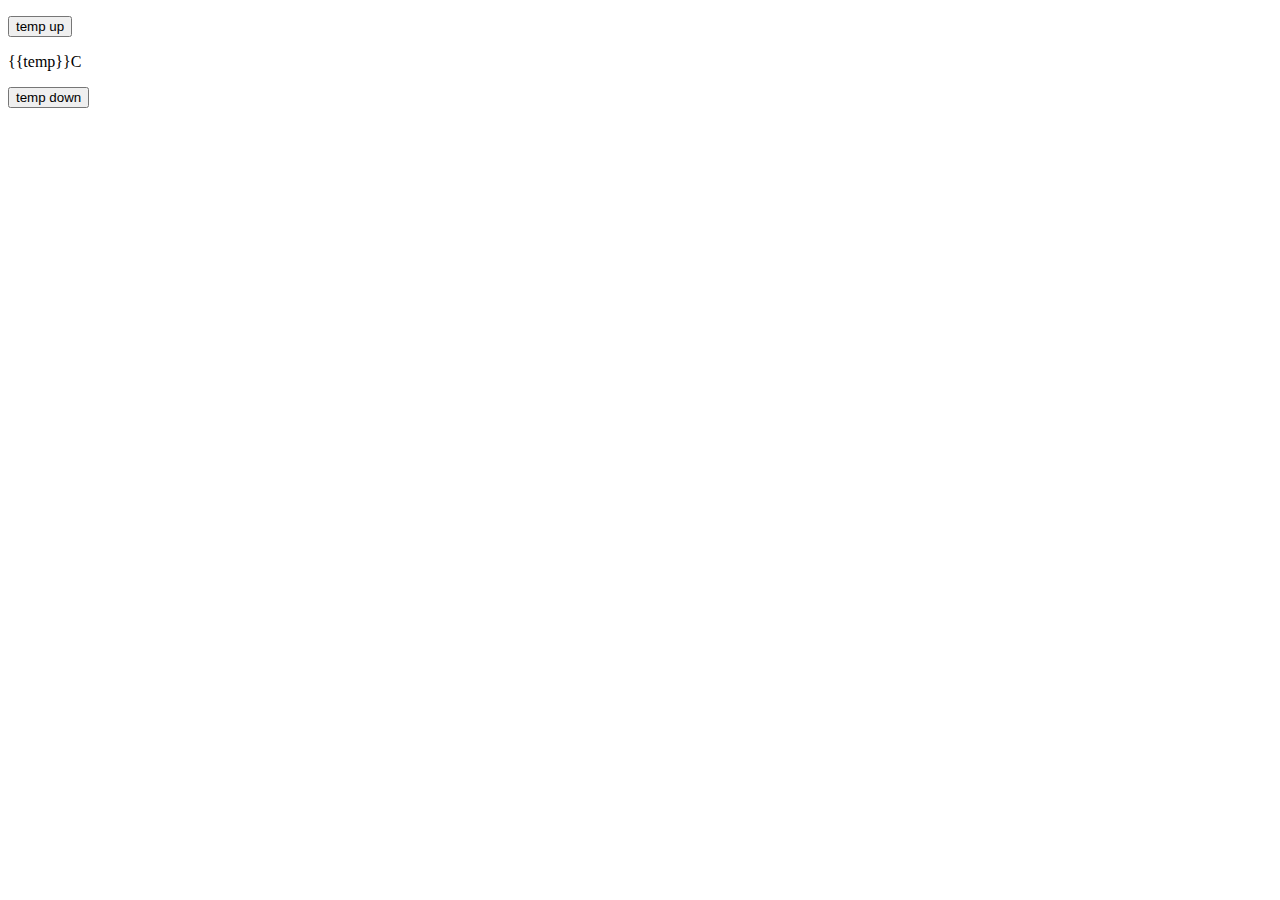
<file: home/pi/flask_test/flask_test1/pyduino_webapi/templates/index.html>
<!DOCTYPE html>
<html>
    <form  action="/" method="post">
  <p><input type="submit" name="submit" value="temp up"></p>
  <p>{{temp}}C</p>
  <p><input type="submit" name="submit" value="temp down"</p>

    </form>
  </body>
</html>
</file>
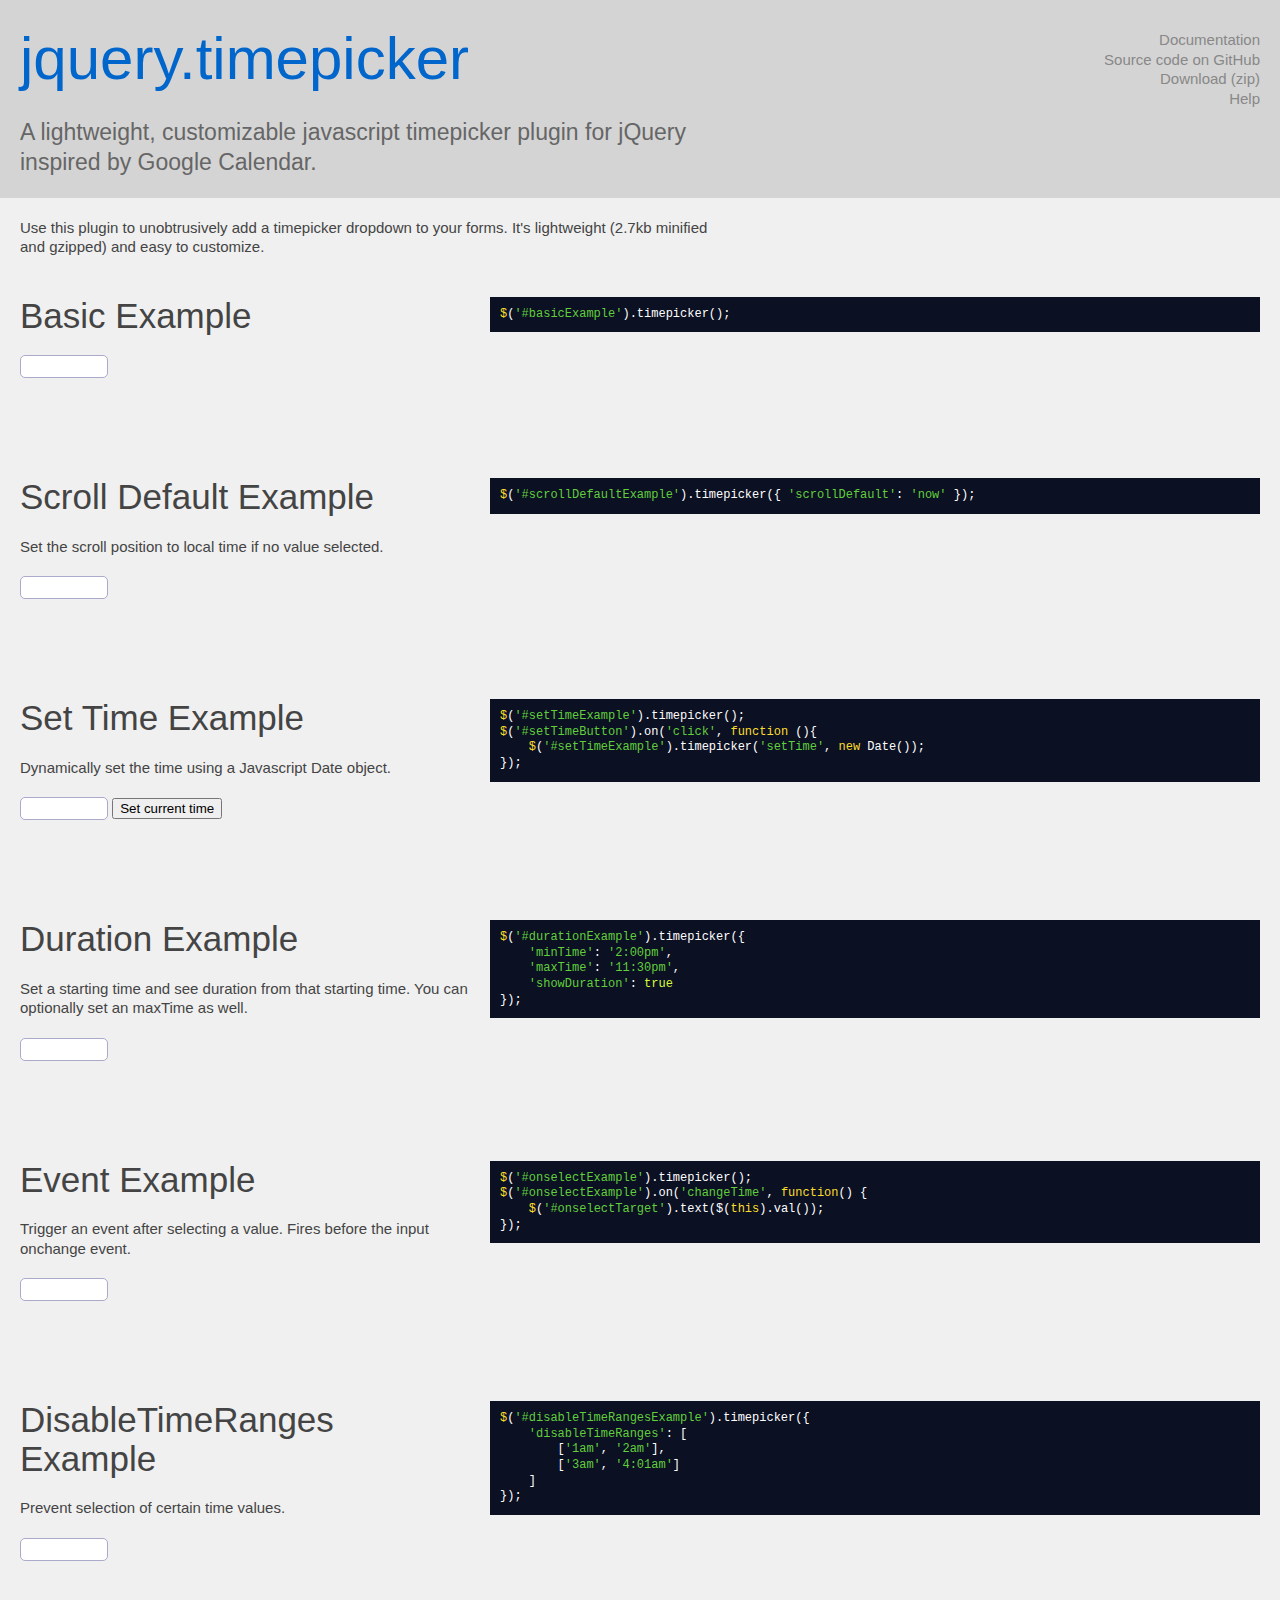
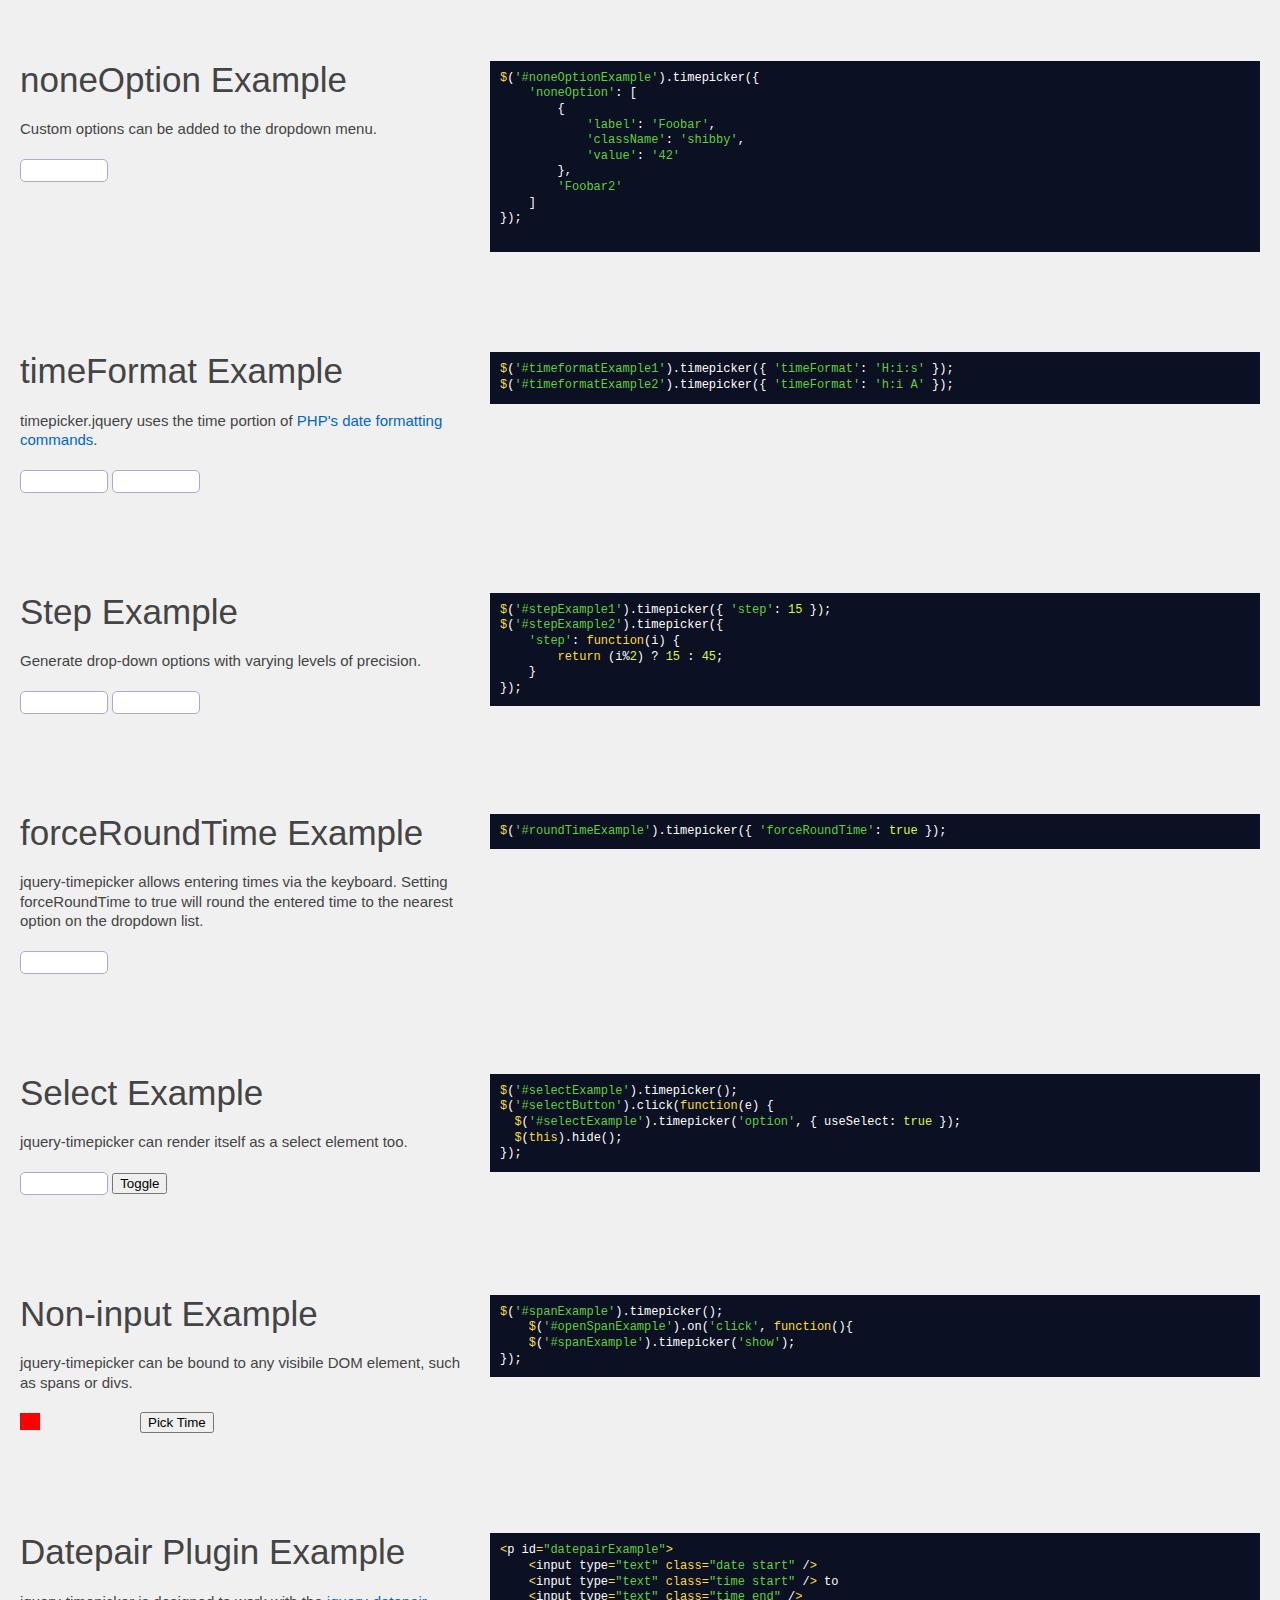
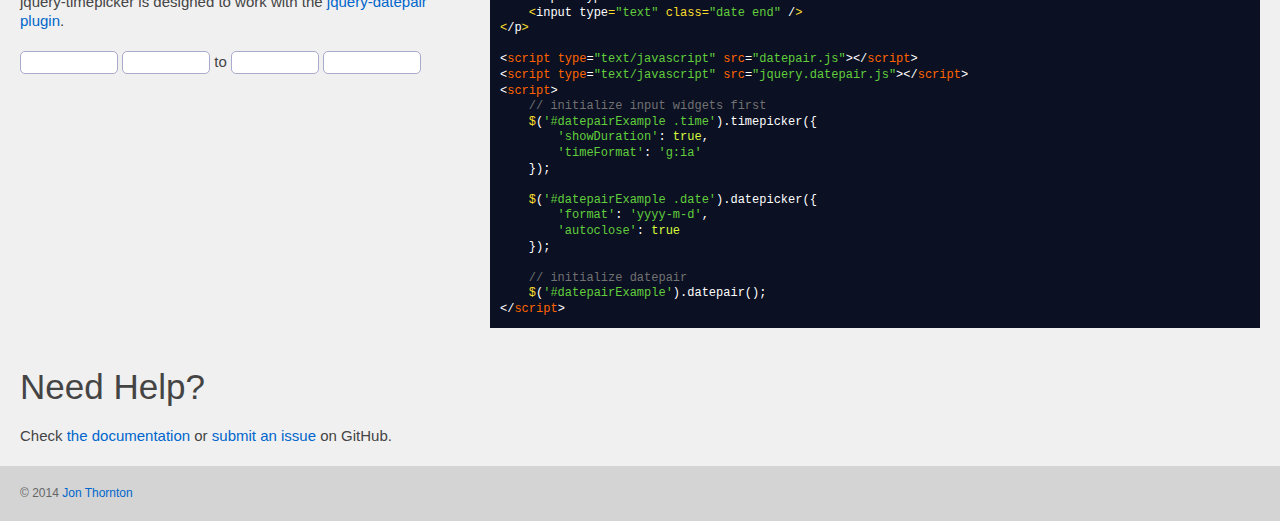
<file: home/pi/flask_test/flask_test1/pyduino_webapi/templates/libs/jquery-timepicker-master/index.html>
<!DOCTYPE html>
<html>
<head>
  <meta charset='utf-8'>

  <title>Timepicker for jQuery &ndash; Demos and Documentation</title>
  <meta name="description" content="A lightweight, customizable jQuery timepicker plugin inspired by Google Calendar. Add a user-friendly javascript timepicker dropdown to your app in minutes." />
  <script type="text/javascript" src="https://ajax.googleapis.com/ajax/libs/jquery/1.11.1/jquery.min.js"></script>

  <script type="text/javascript" src="jquery.timepicker.js"></script>
  <link rel="stylesheet" type="text/css" href="jquery.timepicker.css" />

  <script type="text/javascript" src="lib/bootstrap-datepicker.js"></script>
  <link rel="stylesheet" type="text/css" href="lib/bootstrap-datepicker.css" />

  <script type="text/javascript" src="lib/site.js"></script>
  <link rel="stylesheet" type="text/css" href="lib/site.css" />

</head>

<body>
    <header>

        <h1><a href="https://github.com/jonthornton/jquery-timepicker">jquery.timepicker</a></h1>
        <p class="body-text">
            A lightweight, customizable javascript timepicker plugin for jQuery inspired by Google Calendar.
        </p>

        <ul id="header-links">
            <li><a href="https://github.com/jonthornton/jquery-timepicker#timepicker-plugin-for-jquery">Documentation</a></li>
            <li><a href="https://github.com/jonthornton/jquery-timepicker">Source code on GitHub</a></li>
            <li><a href="https://github.com/jonthornton/jquery-timepicker/zipball/master">Download (zip)</a></li>
            <li><a href="https://github.com/jonthornton/jquery-timepicker/issues?state=open">Help</a></li>
        </ul>
    </header>

    <section>
        <p class="body-text">Use this plugin to unobtrusively add a timepicker dropdown to your forms. It's lightweight (2.7kb minified and gzipped) and easy to customize.</p>
    </section>

    <section id="examples">
        <article>
            <div class="demo">
                <h2>Basic Example</h2>
                <p><input id="basicExample" type="text" class="time" data-scroll-default="6:00am" /></p>
            </div>

            <script>
                $(function() {
                    $('#basicExample').timepicker();
                });
            </script>

            <pre class="code" data-language="javascript">$('#basicExample').timepicker();</pre>
        </article>


        <article>
            <div class="demo">
                <h2>Scroll Default Example</h2>
                <p>Set the scroll position to local time if no value selected.</p>
                <p><input id="scrollDefaultExample" type="text" class="time" /></p>
            </div>

            <script>
                $(function() {
                    $('#scrollDefaultExample').timepicker({ 'scrollDefault': 'now' });
                });
            </script>

            <pre class="code" data-language="javascript">$('#scrollDefaultExample').timepicker({ 'scrollDefault': 'now' });</pre>
        </article>

        <article>
            <div class="demo">
                <h2>Set Time Example</h2>
                <p>Dynamically set the time using a Javascript Date object.</p>
                <p>
                    <input id="setTimeExample" type="text" class="time" />
                    <button id="setTimeButton">Set current time</button>
                </p>
            </div>

            <script>
                $(function() {
                    $('#setTimeExample').timepicker();
                    $('#setTimeButton').on('click', function (){
                        $('#setTimeExample').timepicker('setTime', new Date());
                    });
                });
            </script>

            <pre class="code" data-language="javascript">$('#setTimeExample').timepicker();
$('#setTimeButton').on('click', function (){
    $('#setTimeExample').timepicker('setTime', new Date());
});</pre>
        </article>

        <article>
            <div class="demo">
                <h2>Duration Example</h2>
                <p>Set a starting time and see duration from that starting time. You can optionally set an maxTime as well.</p>
                <p><input id="durationExample" type="text" class="time" /></p>
            </div>

            <script>
                $(function() {
                    $('#durationExample').timepicker({
                        'minTime': '2:00pm',
                        'maxTime': '11:30pm',
                        'showDuration': true
                    });
                });
            </script>

            <pre class="code" data-language="javascript">$('#durationExample').timepicker({
    'minTime': '2:00pm',
    'maxTime': '11:30pm',
    'showDuration': true
});</pre>
        </article>

        <article>
            <div class="demo">
                <h2>Event Example</h2>
                <p>Trigger an event after selecting a value. Fires before the input onchange event.</p>
                <p>
                    <input id="onselectExample" type="text" class="time" />
                    <span id="onselectTarget" style="margin-left: 30px;"></span>
                </p>
            </div>

            <script>
                $(function() {
                    $('#onselectExample').timepicker();
                    $('#onselectExample').on('changeTime', function() {
                        $('#onselectTarget').text($(this).val());
                    });
                });
            </script>

            <pre class="code" data-language="javascript">$('#onselectExample').timepicker();
$('#onselectExample').on('changeTime', function() {
    $('#onselectTarget').text($(this).val());
});</pre>
        </article>

        <article>
            <div class="demo">
                <h2>DisableTimeRanges Example</h2>
                <p>Prevent selection of certain time values.</p>
                <p><input id="disableTimeRangesExample" type="text" class="time" /></p>
            </div>

            <script>
                $(function() {
                    $('#disableTimeRangesExample').timepicker({ 'disableTimeRanges': [['1am', '2am'], ['3am', '4:01am']] });
                });
            </script>

            <pre class="code" data-language="javascript">$('#disableTimeRangesExample').timepicker({
    'disableTimeRanges': [
        ['1am', '2am'],
        ['3am', '4:01am']
    ]
});</pre>
        </article>

        <article>
            <div class="demo">
                <h2>noneOption Example</h2>
                <p>Custom options can be added to the dropdown menu.</p>
                <p><input id="noneOptionExample" type="text" class="time" /></p>
            </div>

            <script>
                $(function() {
                    $('#noneOptionExample').timepicker({
                        'noneOption': [
                            {
                                'label': 'Foobar',
                                'className': 'shibby',
                                'value': '42'
                            },
                            'Foobar2'
                        ]
                    });
                });
            </script>

            <pre class="code" data-language="javascript">
$('#noneOptionExample').timepicker({
    'noneOption': [
        {
            'label': 'Foobar',
            'className': 'shibby',
            'value': '42'
        },
        'Foobar2'
    ]
});
        </pre>
        </article>

        <article>
            <div class="demo">
                <h2>timeFormat Example</h2>
                <p>timepicker.jquery uses the time portion of <a href="http://php.net/manual/en/function.date.php">PHP's date formatting commands</a>.</p>
                <p><input id="timeformatExample1" type="text" class="time" /> <input id="timeformatExample2" type="text" class="time" /></p>
            </div>

            <script>
                $(function() {
                    $('#timeformatExample1').timepicker({ 'timeFormat': 'H:i:s' });
                    $('#timeformatExample2').timepicker({ 'timeFormat': 'h:i A' });
                });
            </script>

            <pre class="code" data-language="javascript">$('#timeformatExample1').timepicker({ 'timeFormat': 'H:i:s' });
$('#timeformatExample2').timepicker({ 'timeFormat': 'h:i A' });</pre>
        </article>

        <article>
            <div class="demo">
                <h2>Step Example</h2>
                <p>Generate drop-down options with varying levels of precision.</p>
                <p><input id="stepExample1" type="text" class="time" /> <input id="stepExample2" type="text" class="time" /></p>
            </div>

            <script>
                $(function() {
                    $('#stepExample1').timepicker({ 'step': 15 });
                    $('#stepExample2').timepicker({
                        'step': function(i) {
                            return (i%2) ? 15 : 45;
                        }
                    });
                });
            </script>

            <pre class="code" data-language="javascript">$('#stepExample1').timepicker({ 'step': 15 });
$('#stepExample2').timepicker({
    'step': function(i) {
        return (i%2) ? 15 : 45;
    }
});</pre>
        </article>

        <article>
            <div class="demo">
                <h2>forceRoundTime Example</h2>
                <p>jquery-timepicker allows entering times via the keyboard. Setting forceRoundTime to true will
                    round the entered time to the nearest option on the dropdown list.</p>
                <p><input id="roundTimeExample" type="text" class="time" /> </p>
            </div>

            <script>
                $(function() {
                    $('#roundTimeExample').timepicker({ 'forceRoundTime': true });
                });
            </script>

            <pre class="code" data-language="javascript">$('#roundTimeExample').timepicker({ 'forceRoundTime': true });</pre>
        </article>

        <article>
            <div class="demo">
                <h2>Select Example</h2>
                <p>jquery-timepicker can render itself as a select element too.</p>
                <p><input id="selectExample" class="time" /> <button id="selectButton">Toggle</button></p>
            </div>

            <script>
                $(function() {
                    $('#selectExample').timepicker();
                    $('#selectButton').click(function(e) {
                        $('#selectExample').timepicker('option', { useSelect: true });
                        $(this).hide();
                    });
                });
            </script>

            <pre class="code" data-language="javascript">$('#selectExample').timepicker();
$('#selectButton').click(function(e) {
  $('#selectExample').timepicker('option', { useSelect: true });
  $(this).hide();
});</pre>
        </article>

        <article>
            <div class="demo">
                <h2>Non-input Example</h2>
                <p>jquery-timepicker can be bound to any visibile DOM element, such as spans or divs.</p>
                <p><span id="spanExample" style="background:#f00; padding:0 10px; margin-right:100px;"></span> <button id="openSpanExample">Pick Time</button> </p>
            </div>

            <script>
                $(function() {
                    $('#spanExample').timepicker();
                    $('#openSpanExample').on('click', function(){
                        $('#spanExample').timepicker('show');
                    });
                });
            </script>

            <pre class="code" data-language="javascript">$('#spanExample').timepicker();
    $('#openSpanExample').on('click', function(){
    $('#spanExample').timepicker('show');
});</pre>
        </article>

        <article>
            <div class="demo">
                <h2>Datepair Plugin Example</h2>

                <p>jquery-timepicker is designed to work with the <a href="http://jonthornton.github.com/Datepair.js">jquery-datepair plugin</a>.

                <p id="datepairExample">
                    <input type="text" class="date start" />
                    <input type="text" class="time start" /> to
                    <input type="text" class="time end" />
                    <input type="text" class="date end" />
                </p>
            </div>

            <script src="http://jonthornton.github.io/Datepair.js/dist/datepair.js"></script>
            <script src="http://jonthornton.github.io/Datepair.js/dist/jquery.datepair.js"></script>
            <script>
                $('#datepairExample .time').timepicker({
                    'showDuration': true,
                    'timeFormat': 'g:ia'
                });

                $('#datepairExample .date').datepicker({
                    'format': 'm/d/yyyy',
                    'autoclose': true
                });

                $('#datepairExample').datepair();
            </script>

            <pre class="code" data-language="javascript">
&lt;p id="datepairExample"&gt;
    &lt;input type="text" class="date start" /&gt;
    &lt;input type="text" class="time start" /&gt; to
    &lt;input type="text" class="time end" /&gt;
    &lt;input type="text" class="date end" /&gt;
&lt;/p&gt;

&lt;script type="text/javascript" src="datepair.js"&gt;&lt;/script&gt;
&lt;script type="text/javascript" src="jquery.datepair.js"&gt;&lt;/script&gt;
&lt;script&gt;
    // initialize input widgets first
    $('#datepairExample .time').timepicker({
        'showDuration': true,
        'timeFormat': 'g:ia'
    });

    $('#datepairExample .date').datepicker({
        'format': 'yyyy-m-d',
        'autoclose': true
    });

    // initialize datepair
    $('#datepairExample').datepair();
&lt;/script&gt;</pre>

        </article>
    </section>

    <section>
        <h2>Need Help?</h2>
        <p>Check <a href="https://github.com/jonthornton/jquery-timepicker#timepicker-plugin-for-jquery">the documentation</a> or <a href="https://github.com/jonthornton/jquery-timepicker/issues?state=open">submit an issue</a> on GitHub.</p>
    </section>

    <footer>
        <p>&copy; 2014 <a href="http://jonthornton.com">Jon Thornton</a></p>
    </footer>

    <script type="text/javascript">
        var _gaq = _gaq || [];
        _gaq.push(['_setAccount', 'UA-15605525-1']);
        _gaq.push(['_trackPageview']);

        (function() {
            var ga = document.createElement('script'); ga.type = 'text/javascript'; ga.async = true;
            ga.src = ('https:' == document.location.protocol ? 'https://ssl' : 'http://www') + '.google-analytics.com/ga.js';
            var s = document.getElementsByTagName('script')[0]; s.parentNode.insertBefore(ga, s);
        })();
    </script>
</div></body>
</html>
</file>
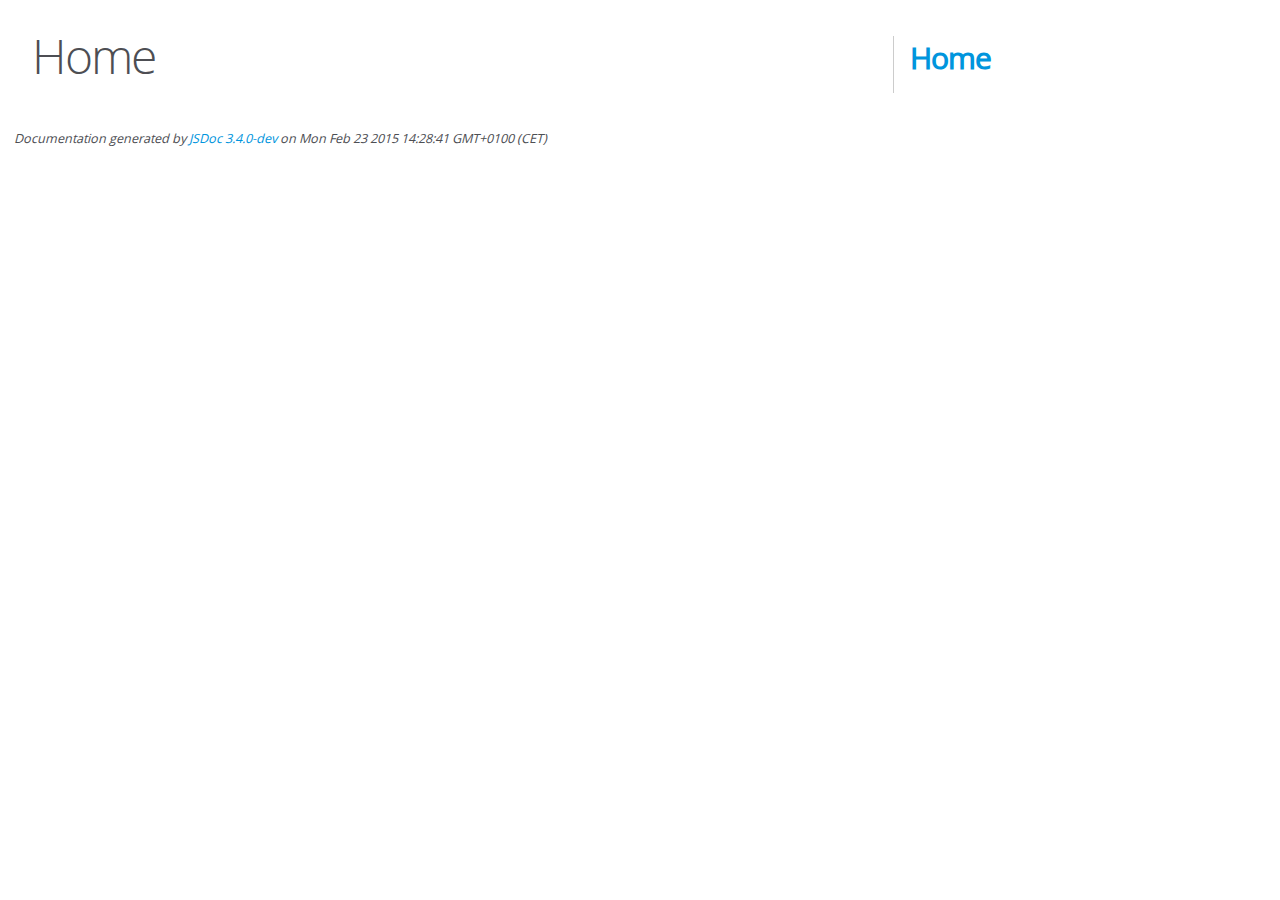
<file: home/pi/flask_test/flask_test1/pyduino_webapi/templates/libs/evothings/easyble/out/index.html>
<!DOCTYPE html>
<html lang="en">
<head>
    <meta charset="utf-8">
    <title>JSDoc: Home</title>

    <script src="scripts/prettify/prettify.js"> </script>
    <script src="scripts/prettify/lang-css.js"> </script>
    <!--[if lt IE 9]>
      <script src="//html5shiv.googlecode.com/svn/trunk/html5.js"></script>
    <![endif]-->
    <link type="text/css" rel="stylesheet" href="styles/prettify-tomorrow.css">
    <link type="text/css" rel="stylesheet" href="styles/jsdoc-default.css">
</head>

<body>

<div id="main">

    <h1 class="page-title">Home</h1>

    



    


    <h3> </h3>










    









</div>

<nav>
    <h2><a href="index.html">Home</a></h2>
</nav>

<br class="clear">

<footer>
    Documentation generated by <a href="https://github.com/jsdoc3/jsdoc">JSDoc 3.4.0-dev</a> on Mon Feb 23 2015 14:28:41 GMT+0100 (CET)
</footer>

<script> prettyPrint(); </script>
<script src="scripts/linenumber.js"> </script>
</body>
</html>
</file>
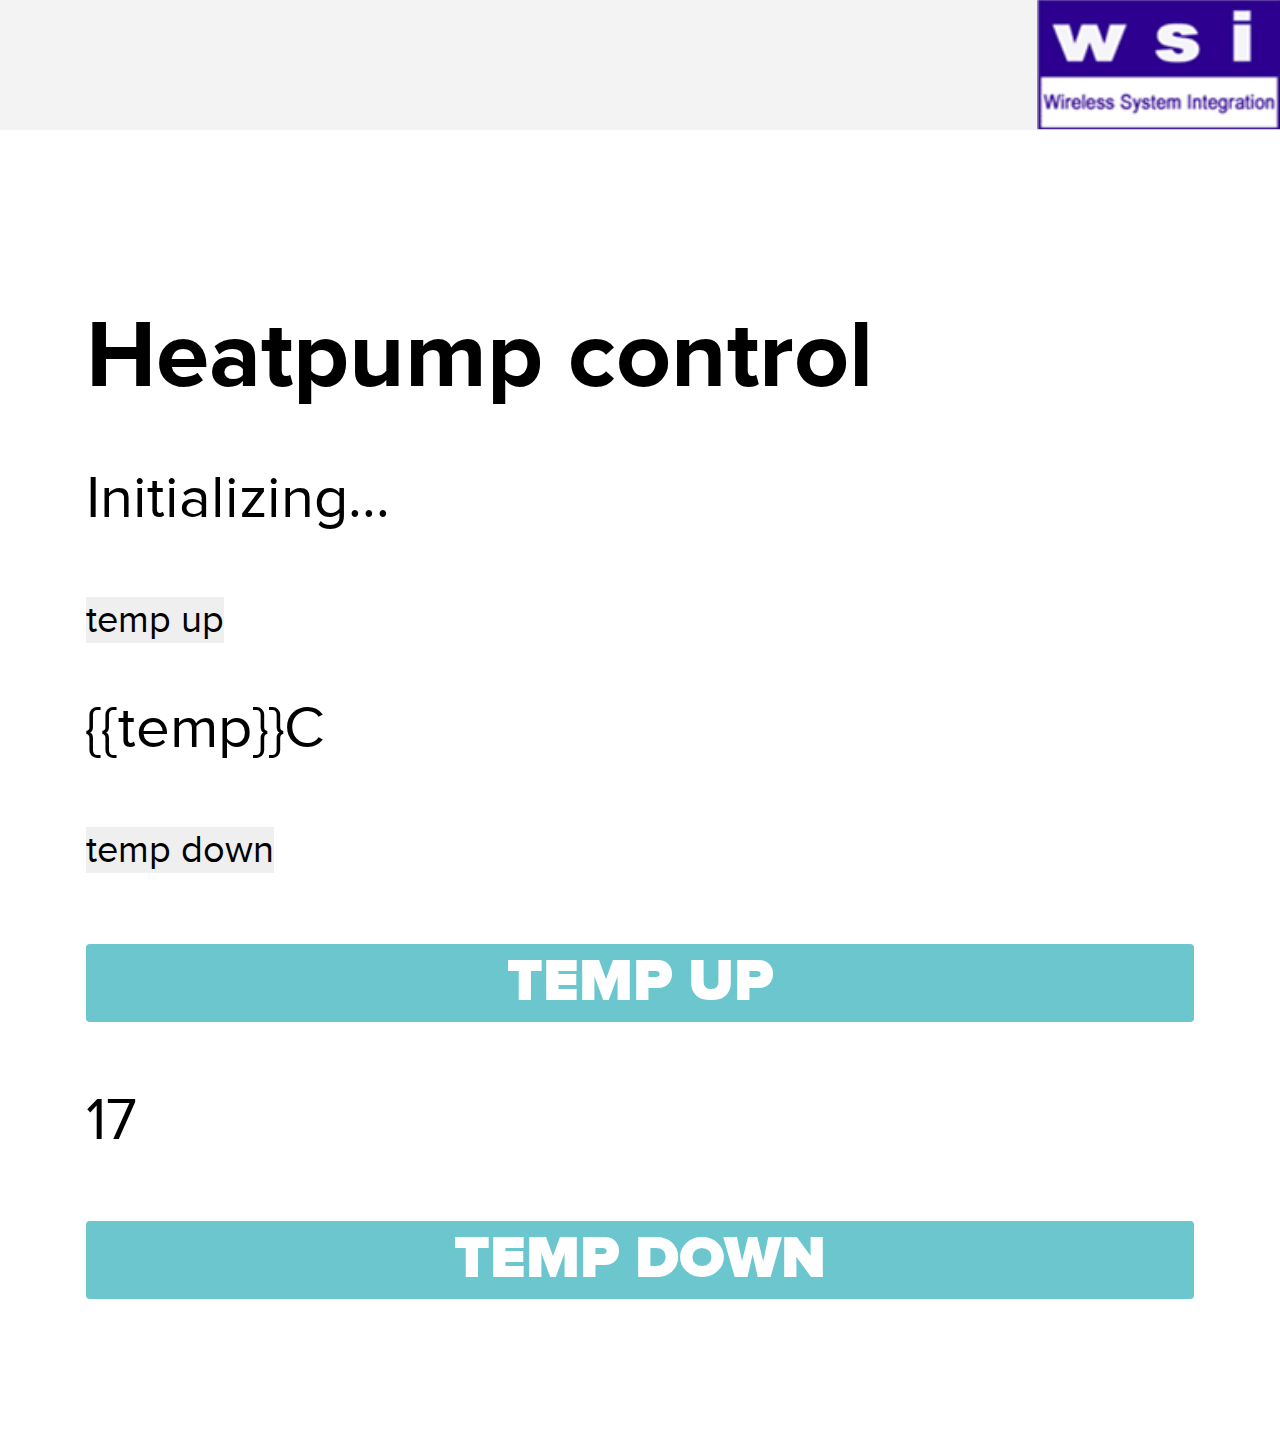
<file: home/pi/flask_test/flask_test1/pyduino_webapi/templates/index2.html>
<!DOCTYPE html>
<html>
<!--
This is an example app that demonstrates how to control an Nordic nRF518822-EK evaluation kit
using BLE (Bluetooth Low Energy).
-->
<head>

	<meta charset="utf-8" />
	<meta name="viewport" content="width=device-width, height=device-height, user-scalable=no
		initial-scale=1.0, minimum-scale=1.0, maximum-scale=1.0 target-densitydpi=high-dpi" />

	<title>RCAT Production Test App</title>

	<style>
		@import 'ui/css/evothings-app.css';
	</style>
 
	
	
	<script src="libs/jquery/jquery.js"></script>
	
</head>

<body ontouchstart=""><!-- ontouchstart="" enables low-delay CSS transitions. -->

	<header>
		<!--<button class="back" onclick="history.back()">
			<img src="ui/images/arrow-left.svg" />
		</button>-->
		</button>

		<img class="logotype" src="logo.png" alt="Evothings" />

	</header>
	
	<h2>Heatpump control</h2>
   <p id="connected"></p>
	</div>
	
	<p id="info">Initializing...</p> 
	<p id="log"></p>
	
	<form  action="/" method="post">
  <p><input type="submit" name="submit" value="temp up"></p>
  <p>{{temp}}C</p>
  <p><input type="submit" name="submit" value="temp down"</p>

    </form>
	
		
	<form  action="/" method="post">
	<p><button type="submit" name="submit" value="Temp Up" id="button-tempup" class="blue wide" onclick="app.tempUp()">Temp Up</button></p> 
	<p id="temp"></p>
	<p><button type="submit" name="submit" value="Temp Down" id="button-tempdown" class="blue wide" onclick="app.tempDown()">Temp Down </button></p> 
	</form>

	<script>	
	console.log('Hello World!');

	// Application object.
	var app = {};

	
	//temp var
	var temp = 17;
	
	
	
	app.tempUp=function tempUp() 
	{
      temp = temp+1;
    document.getElementById("temp").innerHTML = temp;
	}
   
   app.tempDown=function tempDown() 
	{
      temp = temp-1;
    document.getElementById("temp").innerHTML = temp;
	}
	
	app.onLoad=function onLoad()
   {
      document.getElementById("temp").innerHTML = temp;
   }
	
   window.addEventListener("load", app.onLoad, false);
	</script>

</body>

</html>
</file>
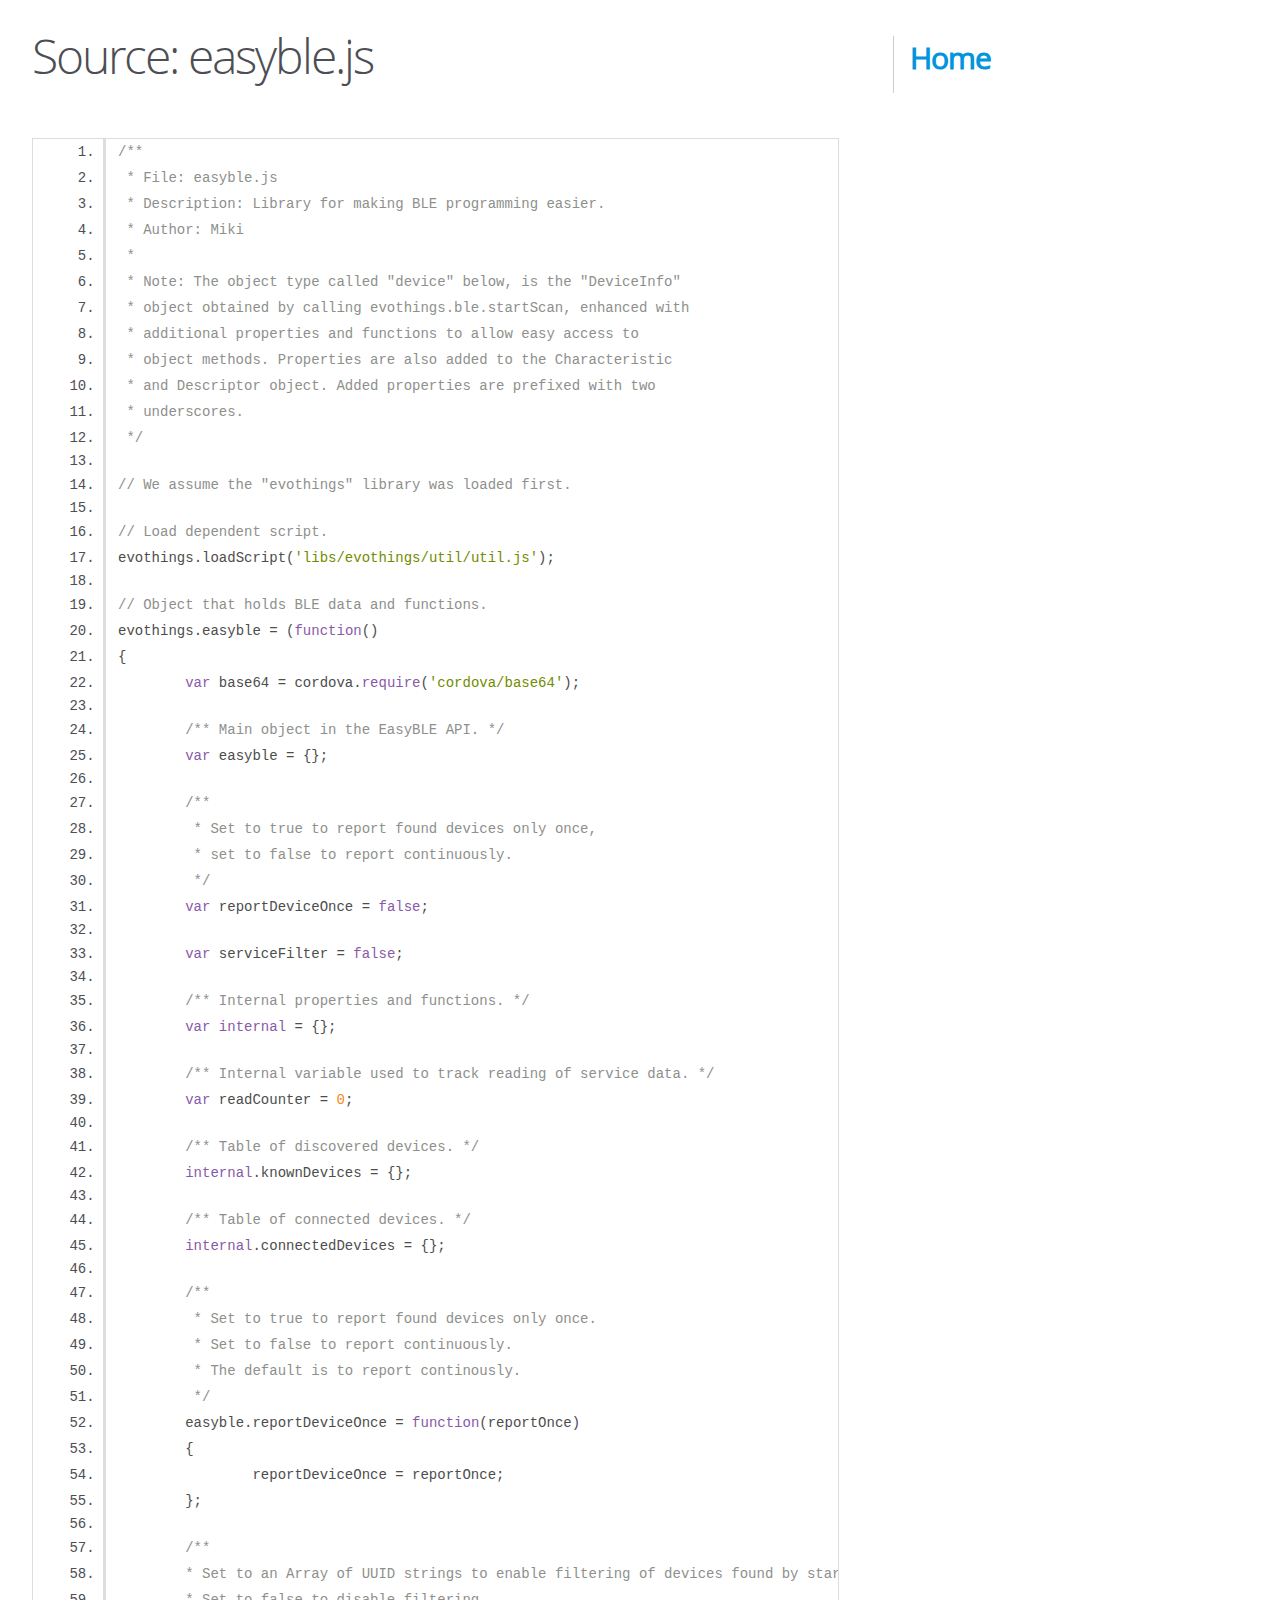
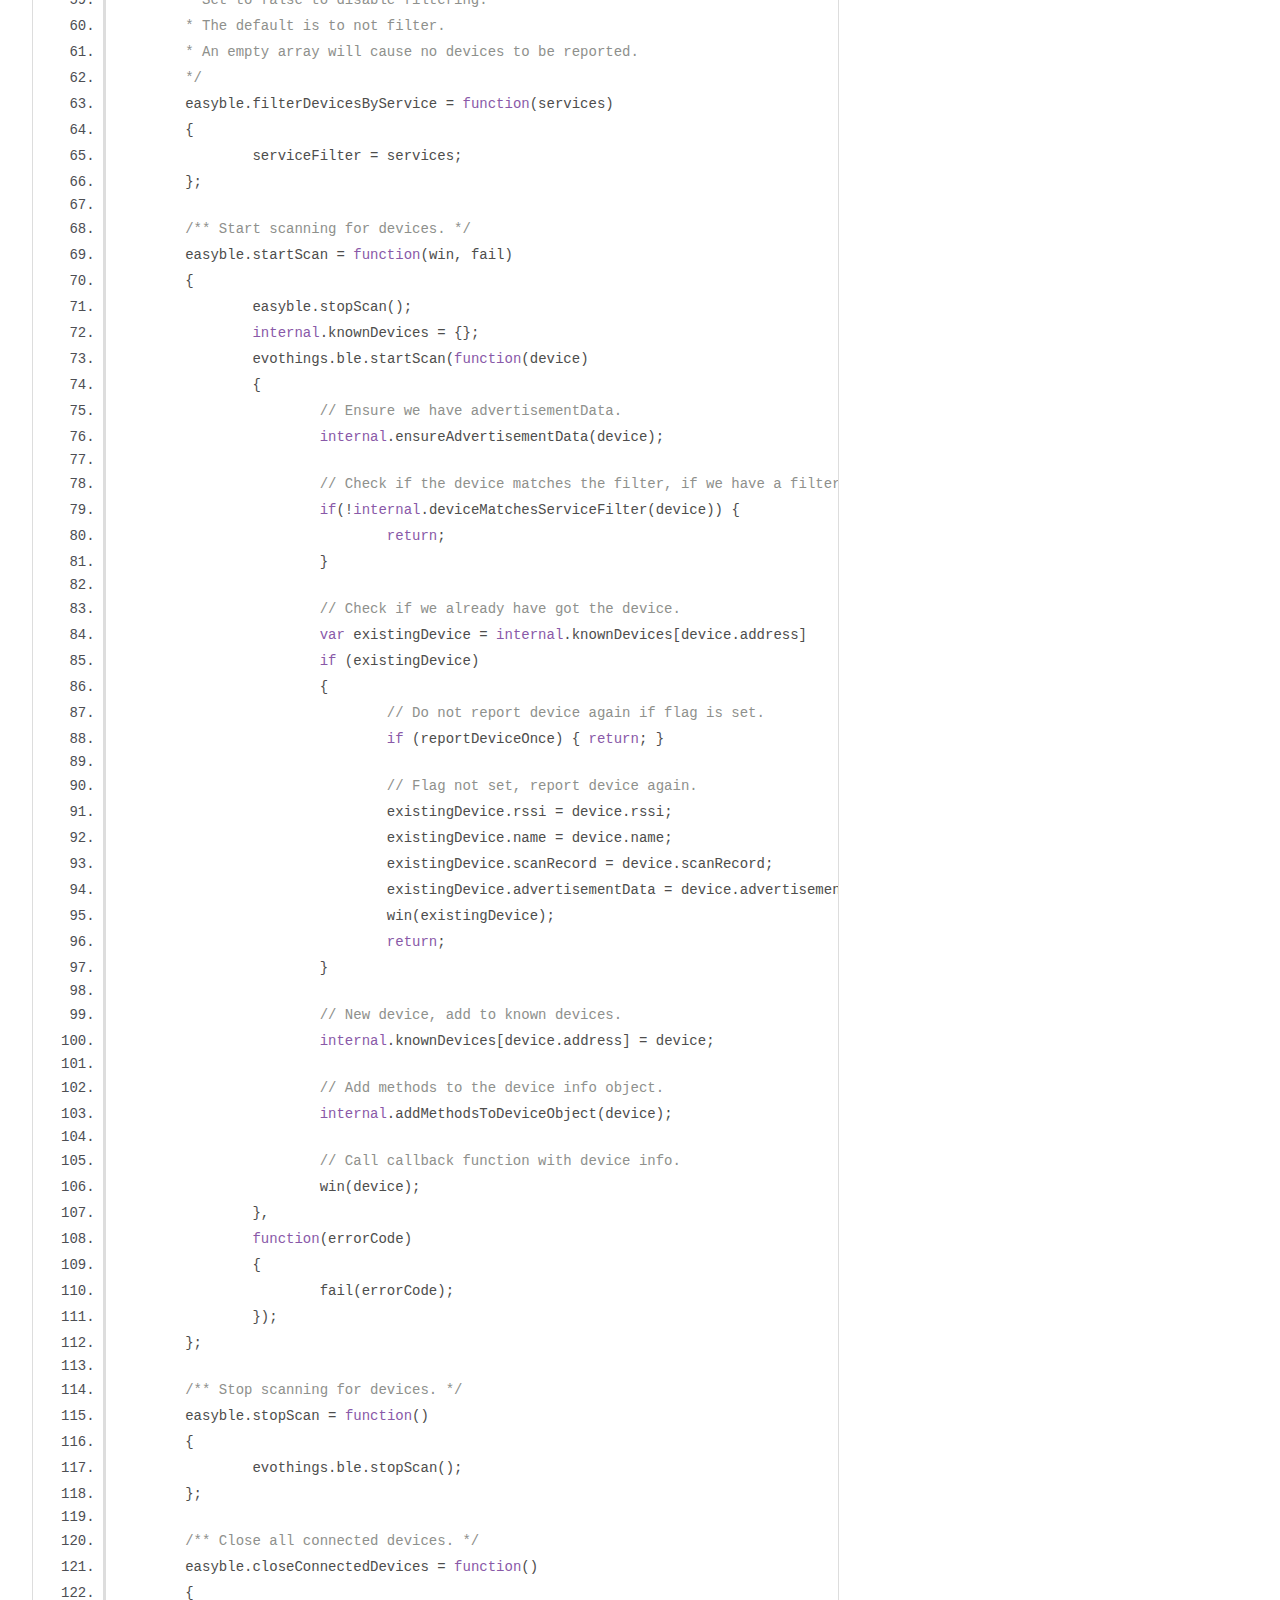
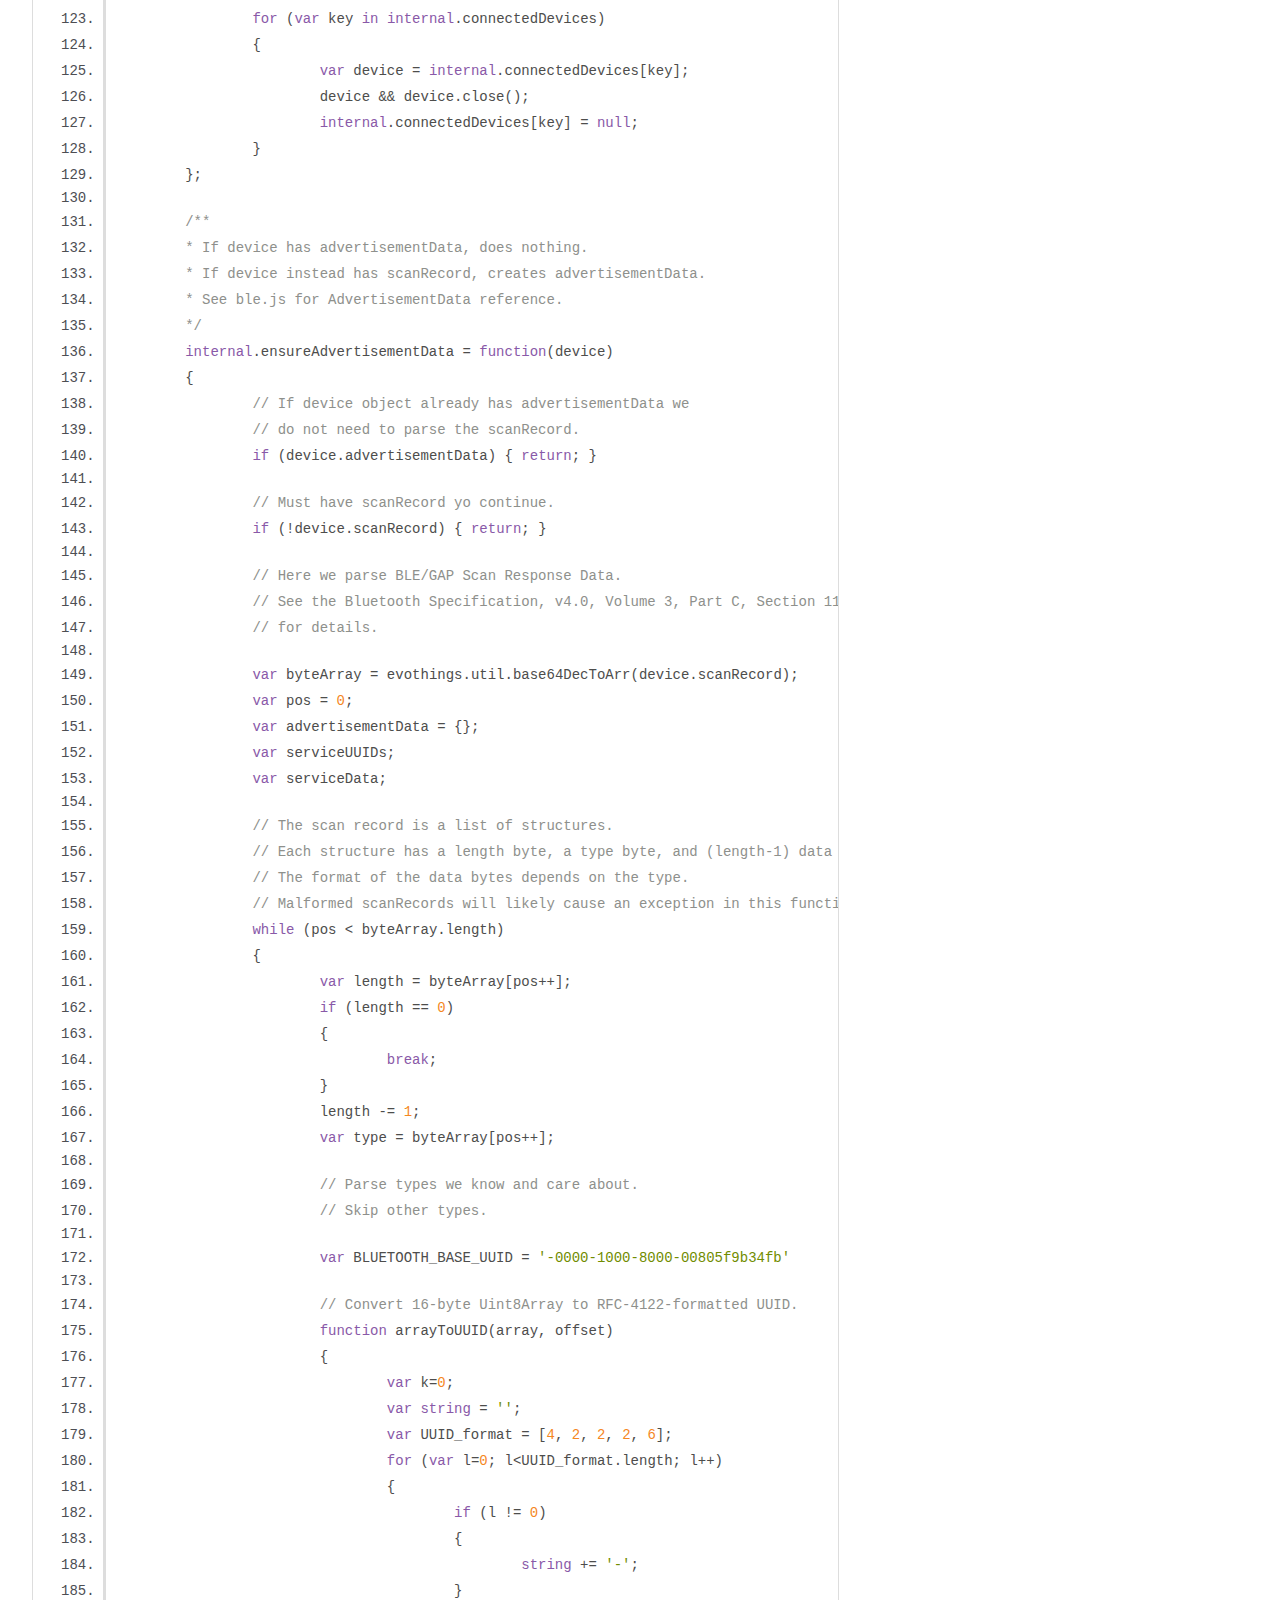
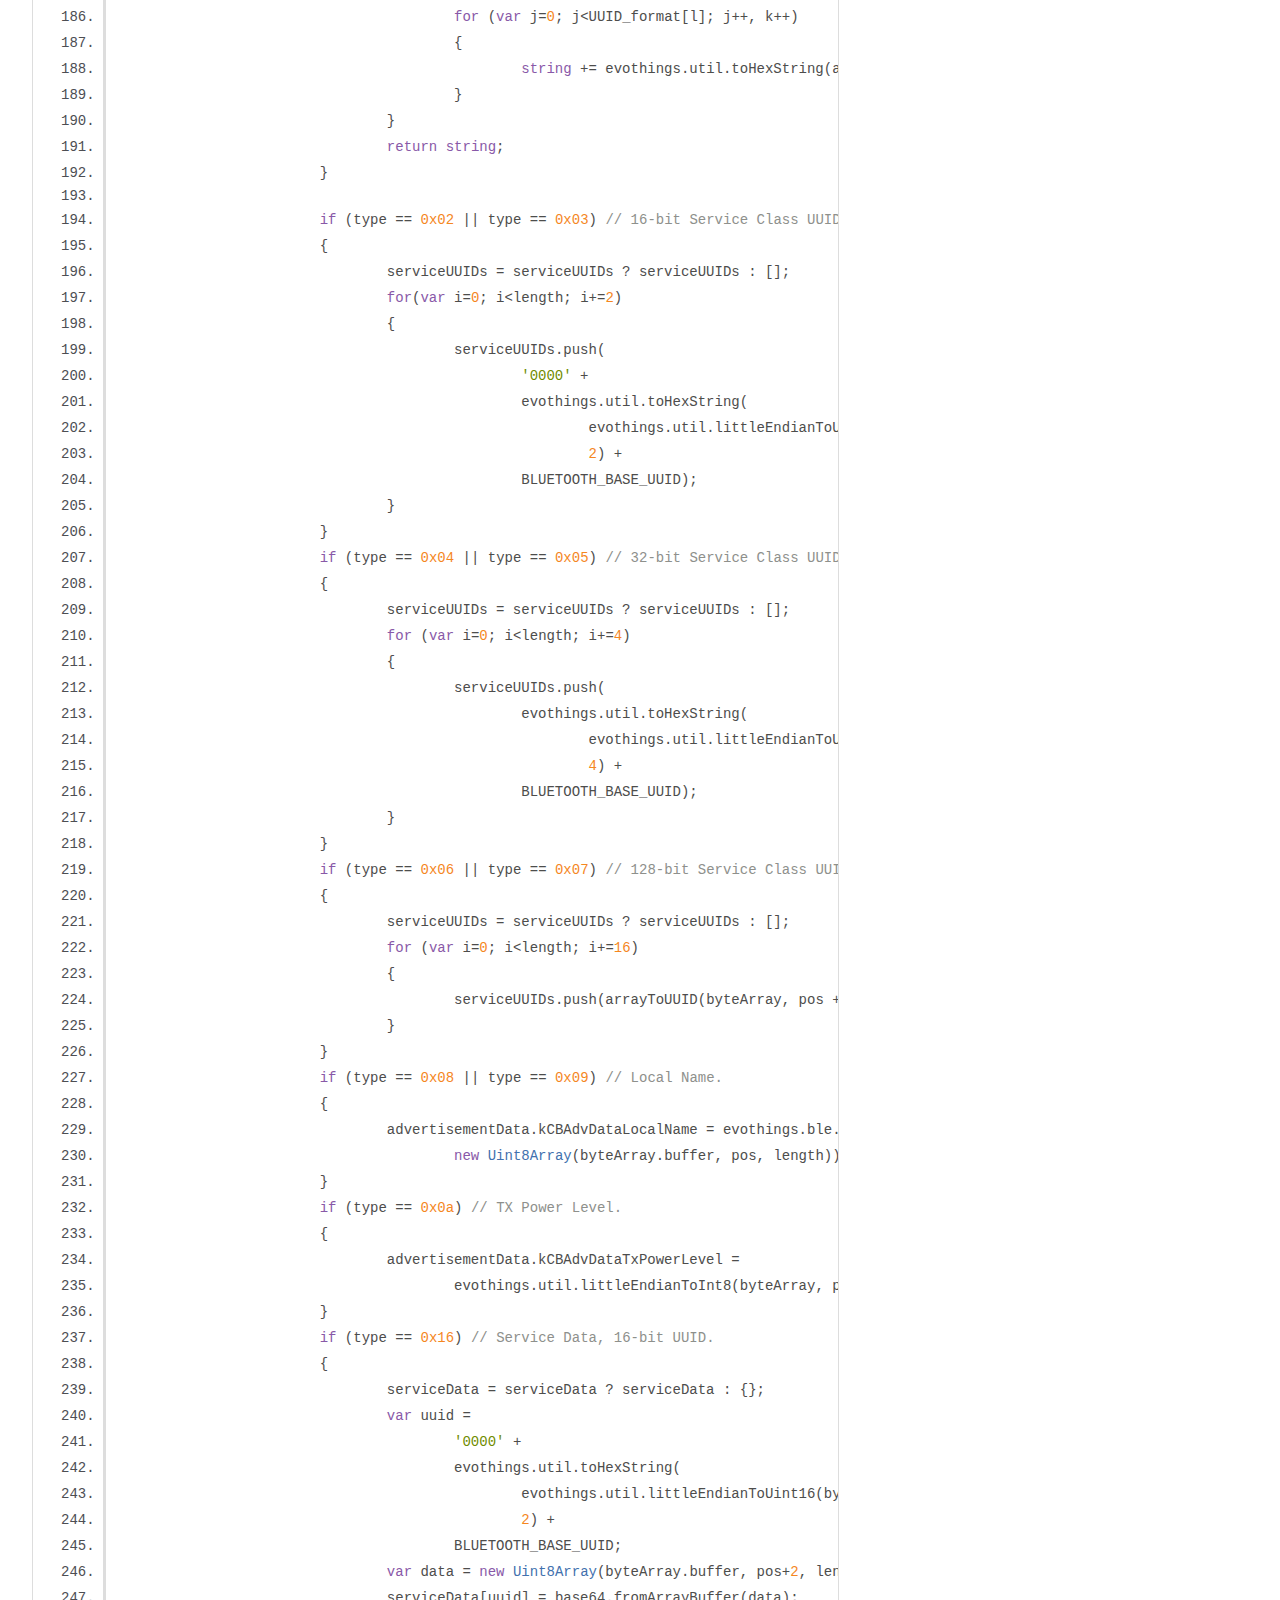
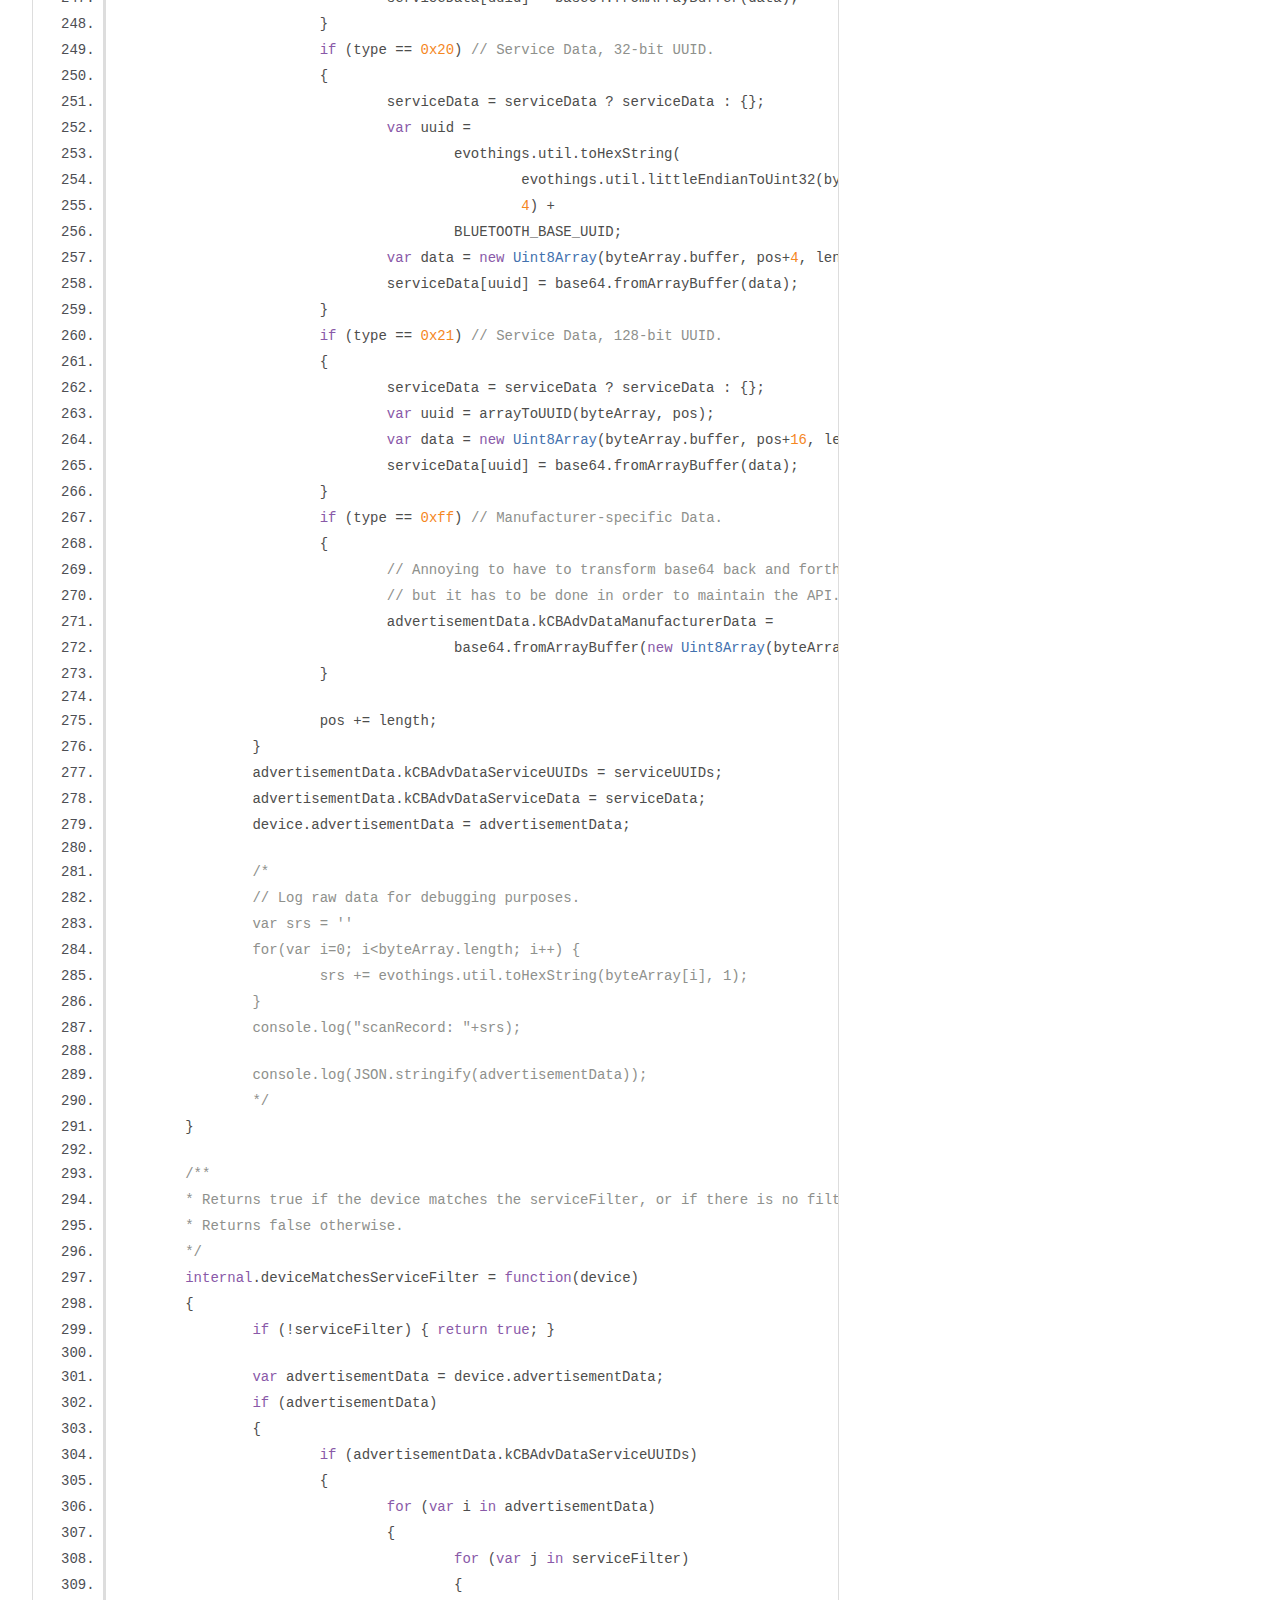
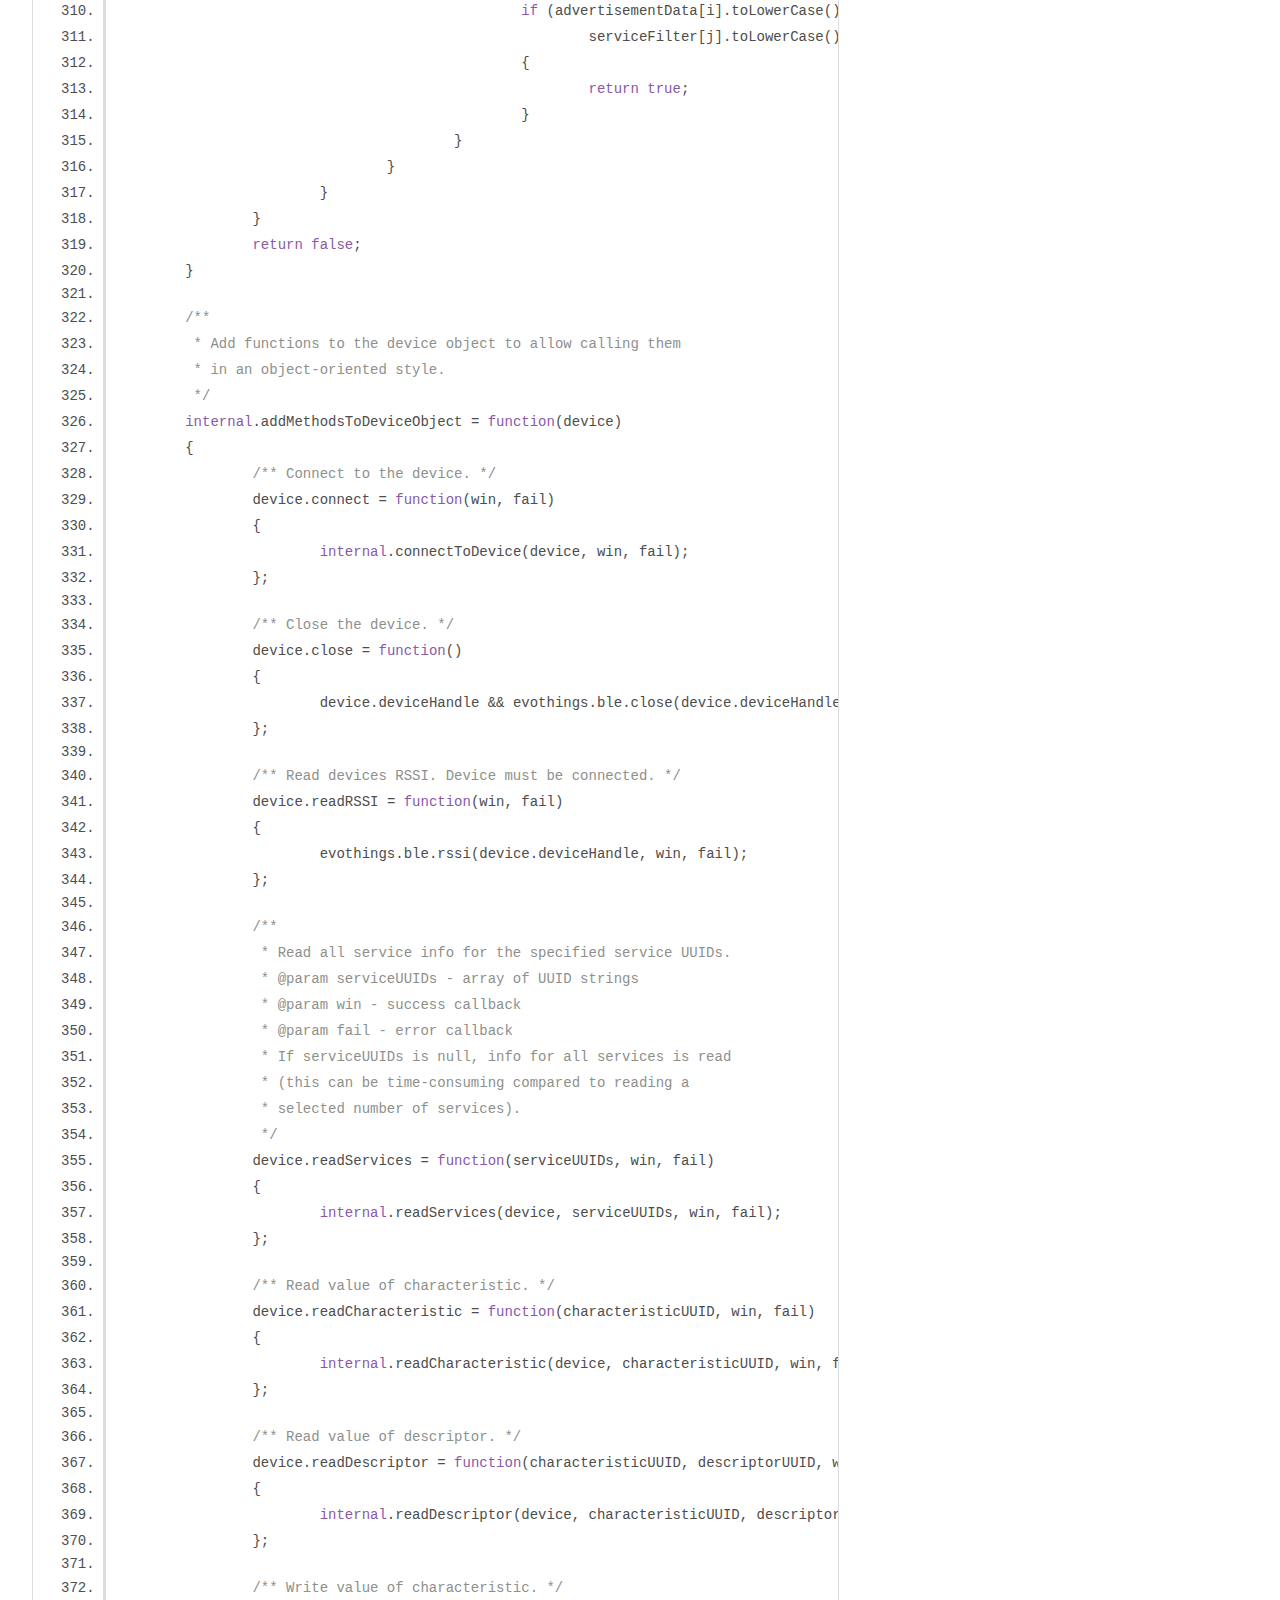
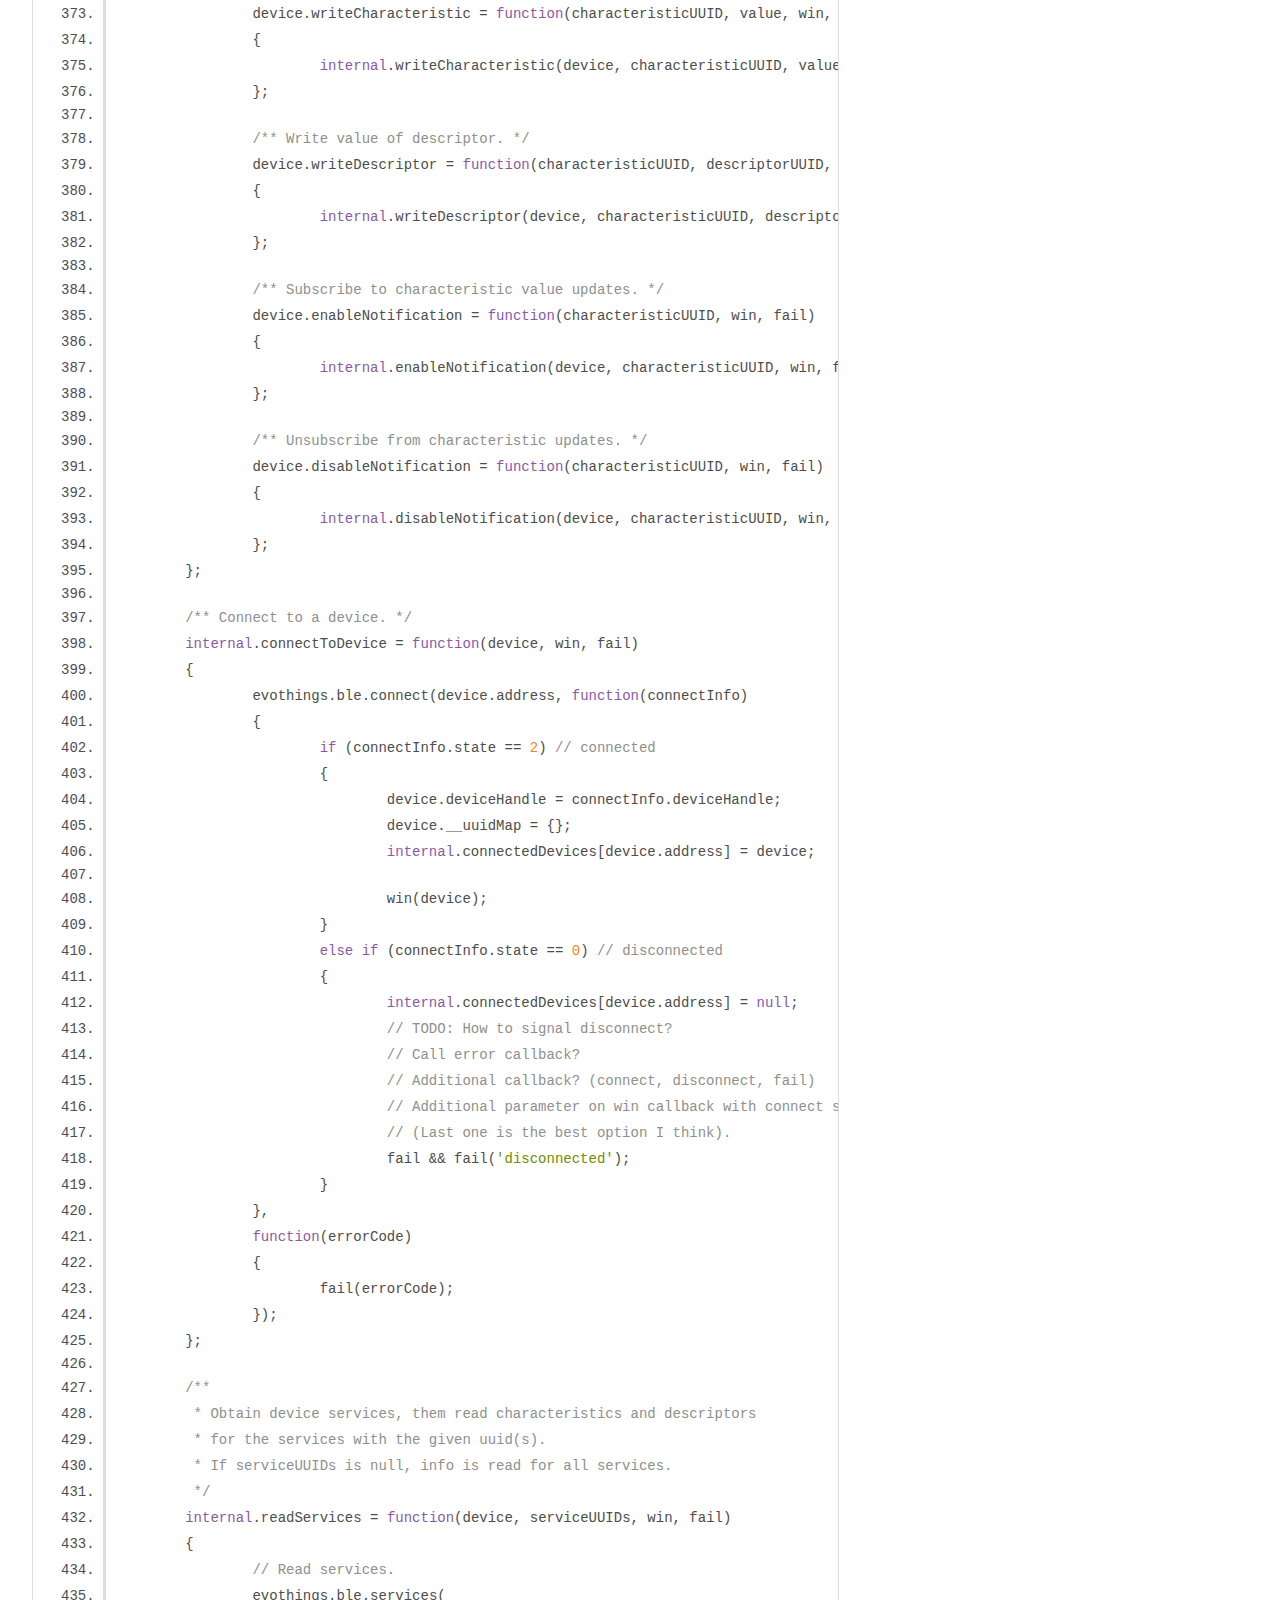
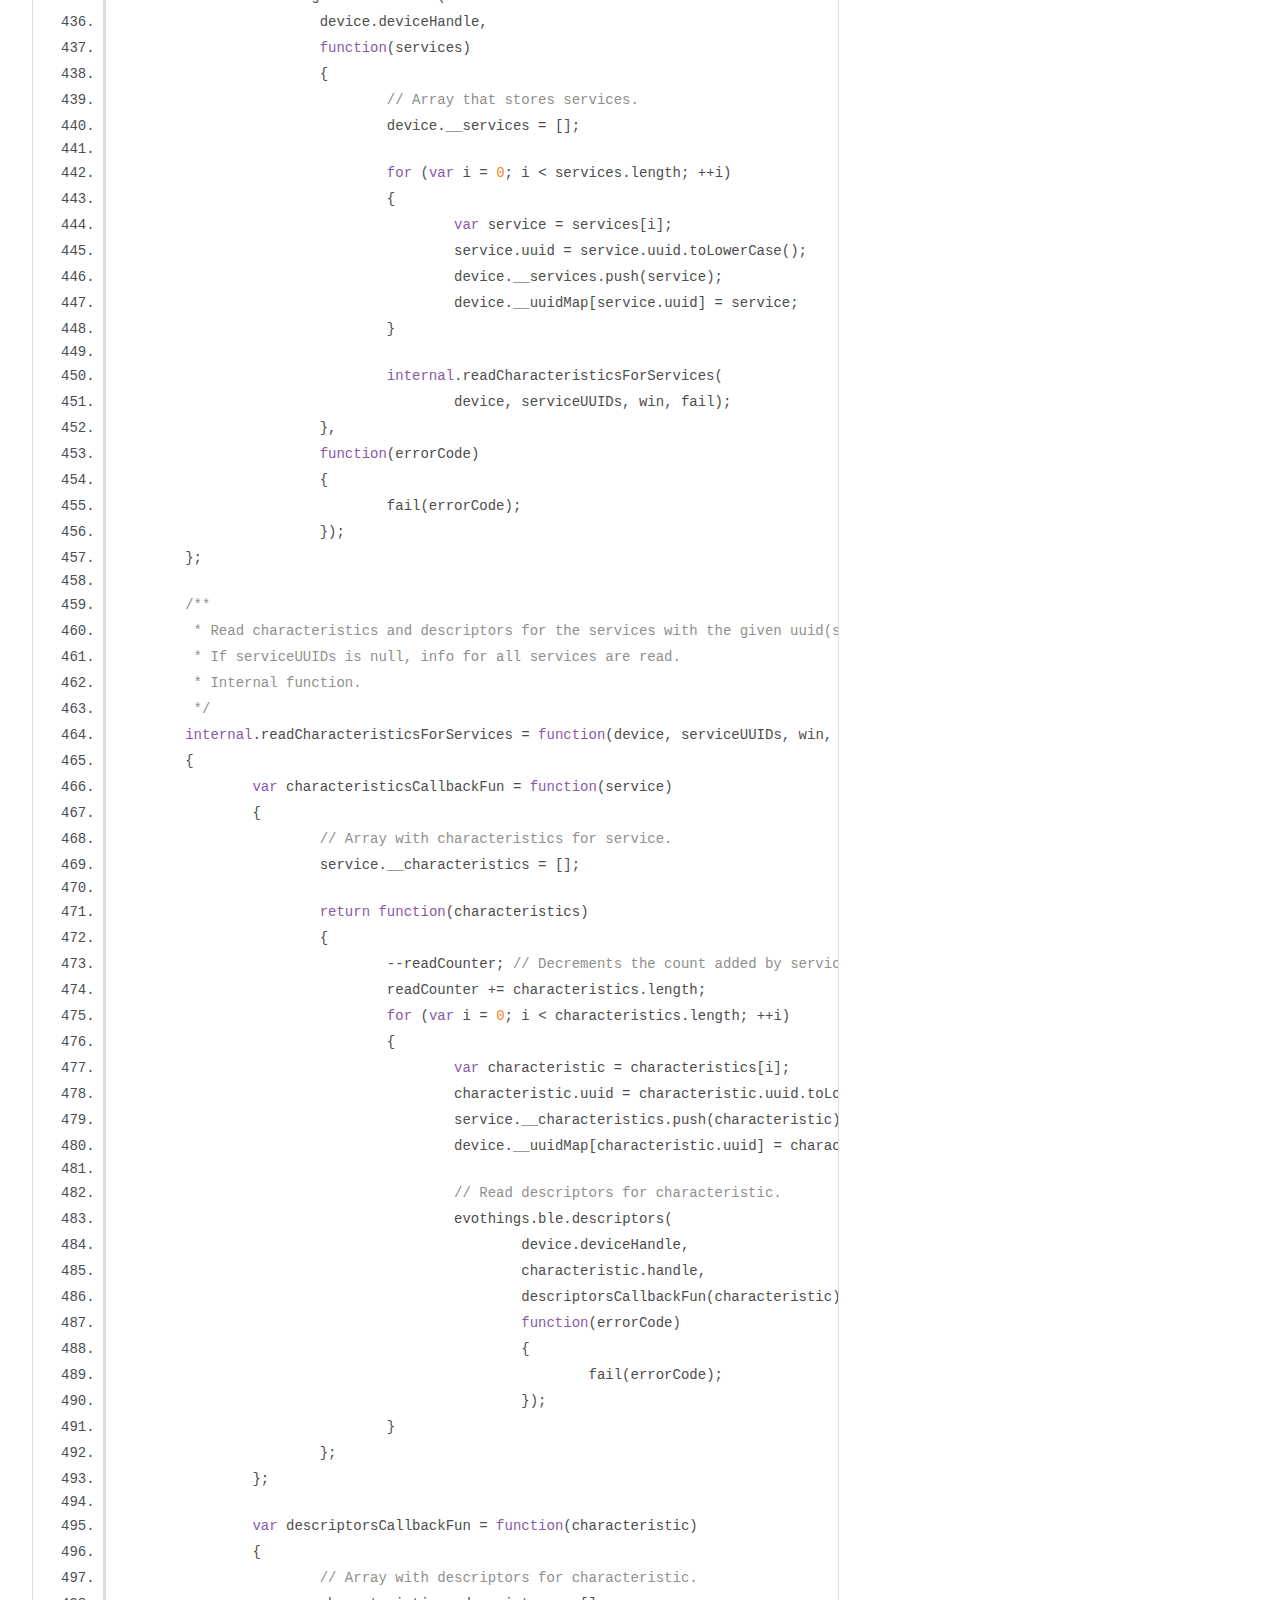
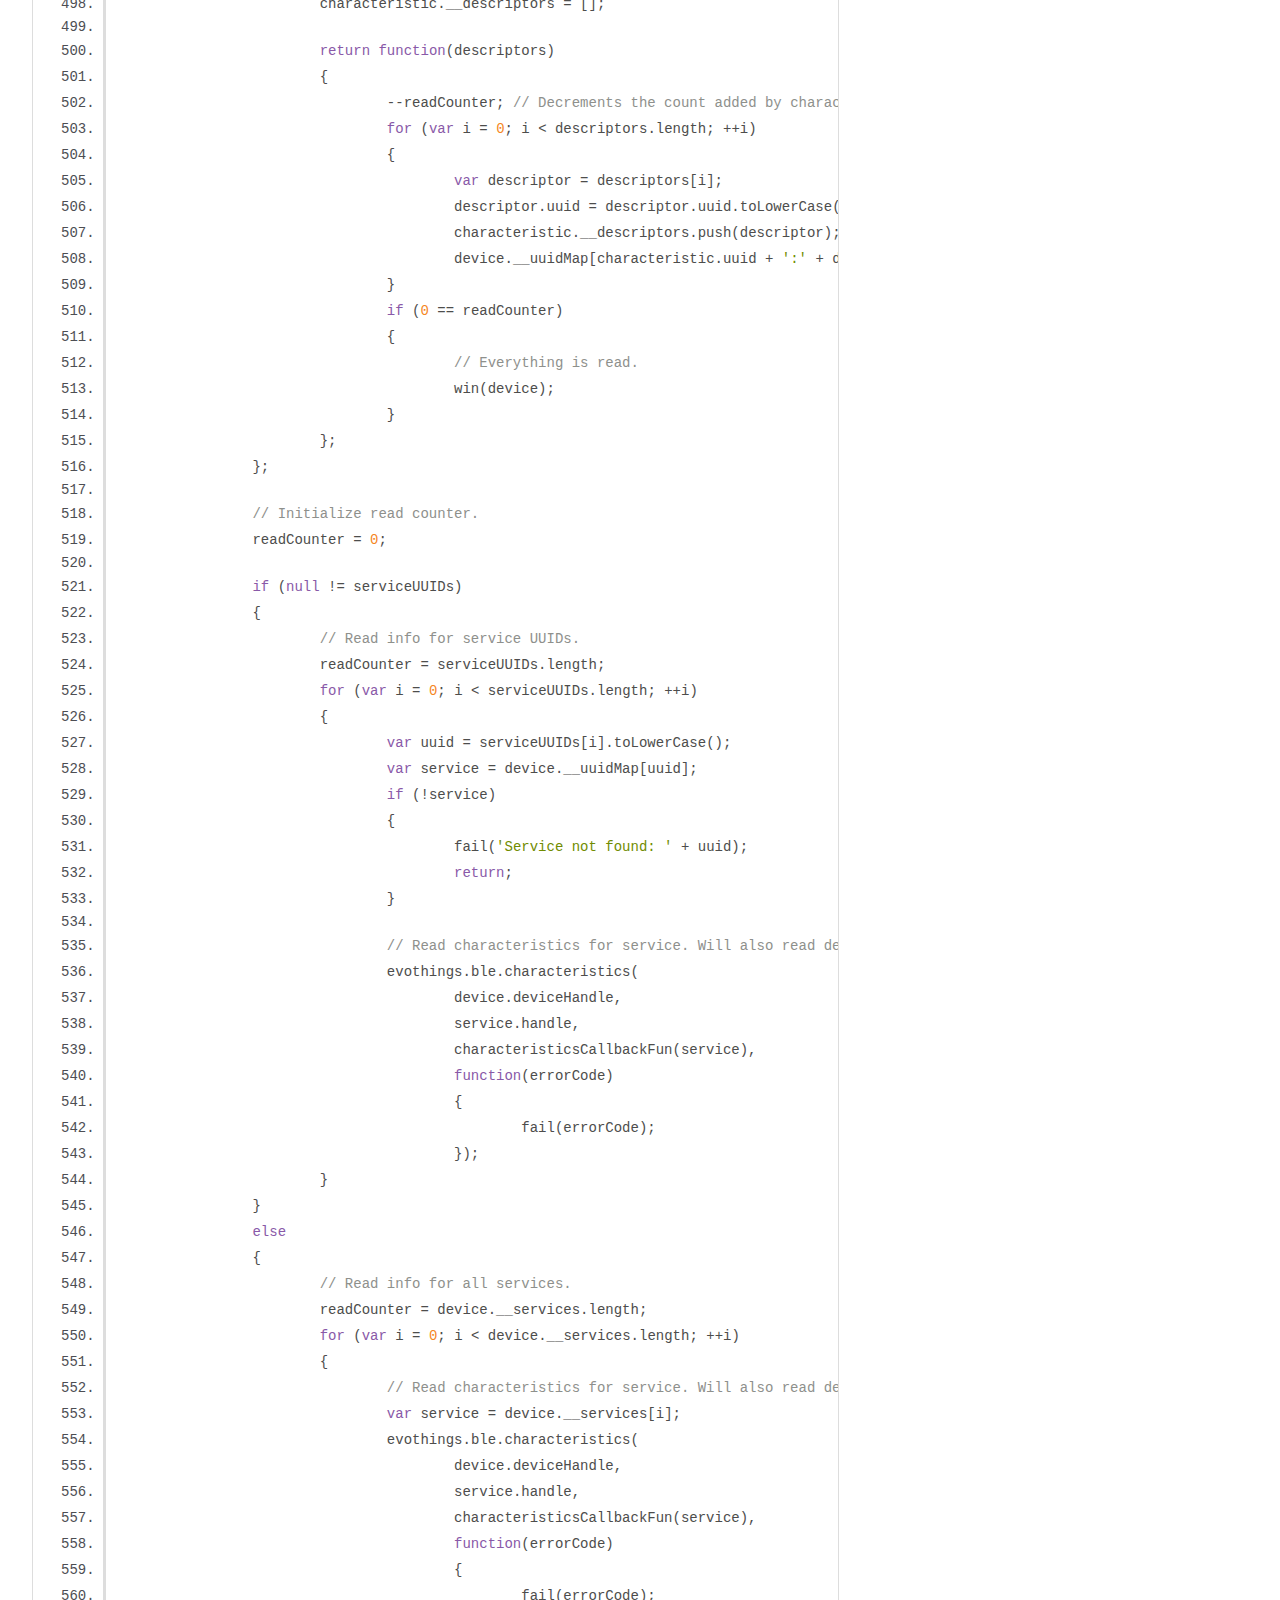
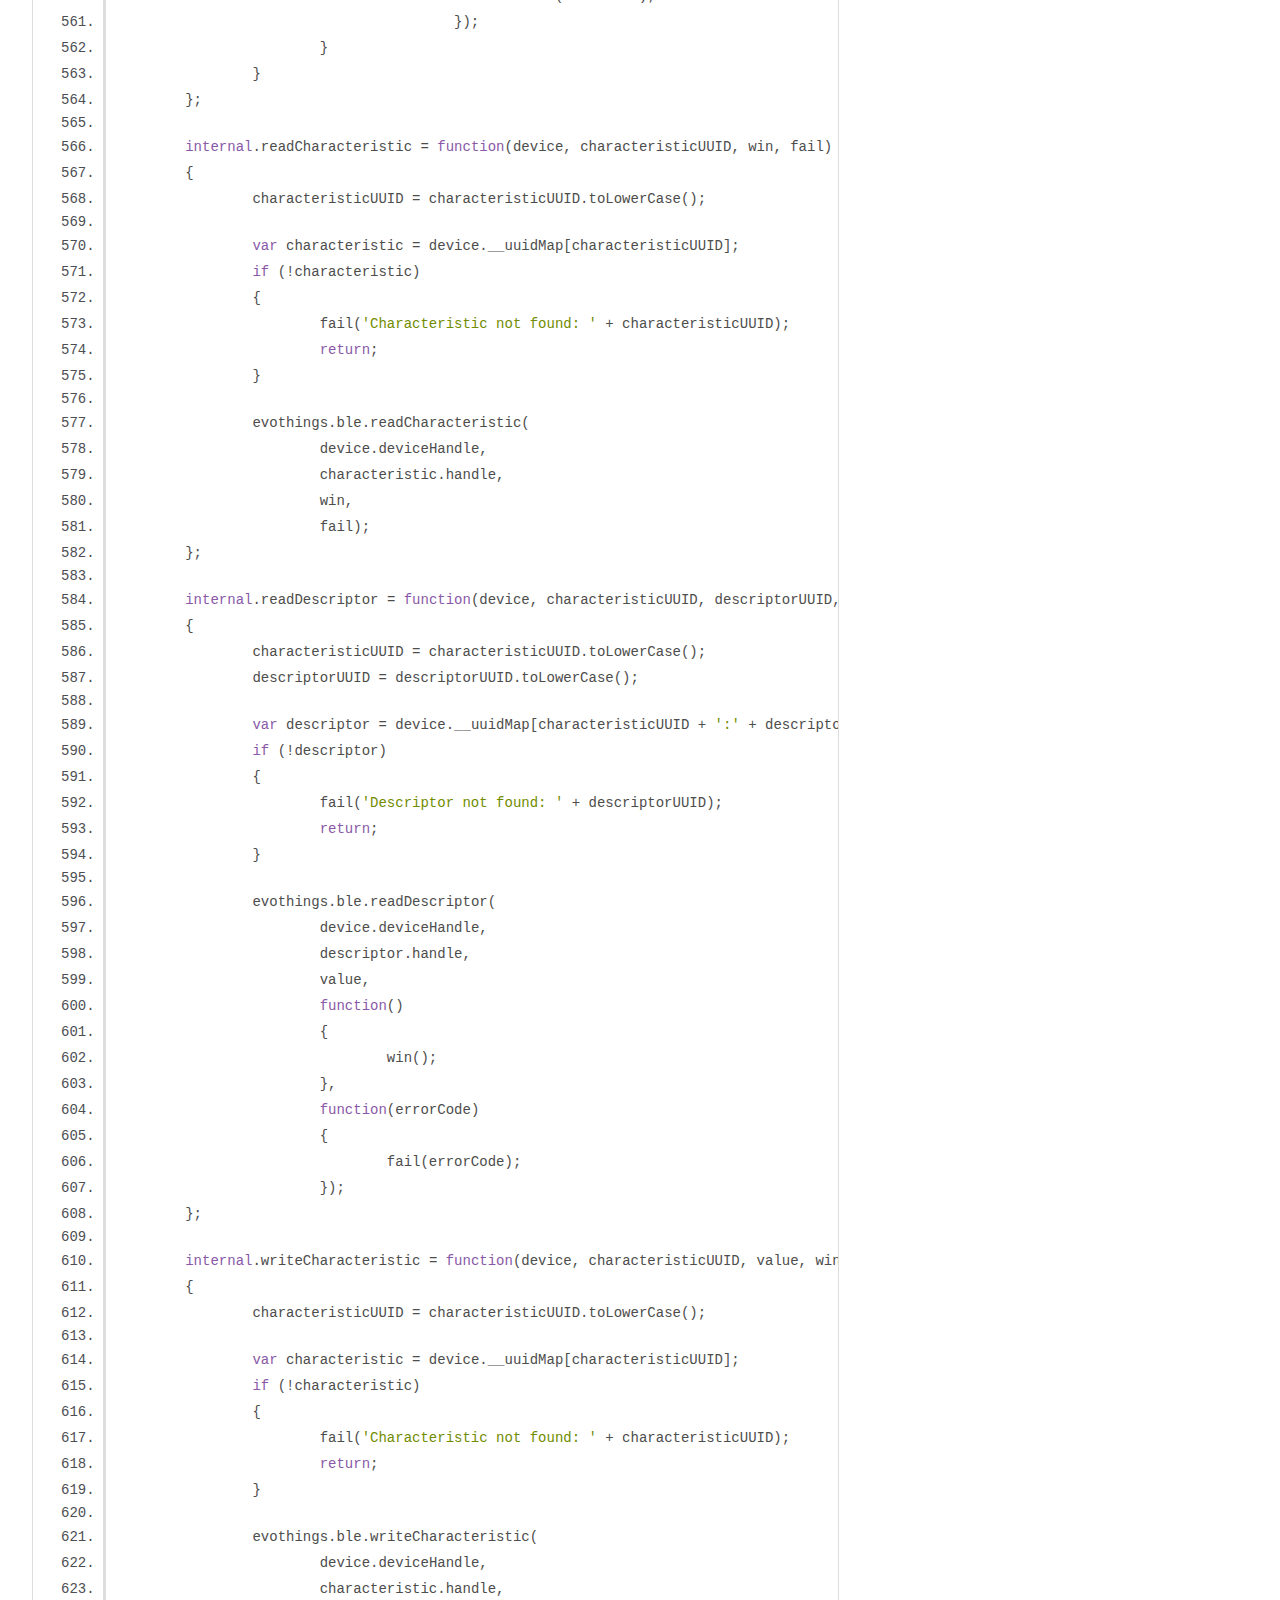
<file: home/pi/flask_test/flask_test1/pyduino_webapi/templates/libs/evothings/easyble/out/easyble.js.html>
<!DOCTYPE html>
<html lang="en">
<head>
    <meta charset="utf-8">
    <title>JSDoc: Source: easyble.js</title>

    <script src="scripts/prettify/prettify.js"> </script>
    <script src="scripts/prettify/lang-css.js"> </script>
    <!--[if lt IE 9]>
      <script src="//html5shiv.googlecode.com/svn/trunk/html5.js"></script>
    <![endif]-->
    <link type="text/css" rel="stylesheet" href="styles/prettify-tomorrow.css">
    <link type="text/css" rel="stylesheet" href="styles/jsdoc-default.css">
</head>

<body>

<div id="main">

    <h1 class="page-title">Source: easyble.js</h1>

    



    
    <section>
        <article>
            <pre class="prettyprint source linenums"><code>/**
 * File: easyble.js
 * Description: Library for making BLE programming easier.
 * Author: Miki
 *
 * Note: The object type called "device" below, is the "DeviceInfo"
 * object obtained by calling evothings.ble.startScan, enhanced with
 * additional properties and functions to allow easy access to
 * object methods. Properties are also added to the Characteristic
 * and Descriptor object. Added properties are prefixed with two
 * underscores.
 */

// We assume the "evothings" library was loaded first.

// Load dependent script.
evothings.loadScript('libs/evothings/util/util.js');

// Object that holds BLE data and functions.
evothings.easyble = (function()
{
	var base64 = cordova.require('cordova/base64');

	/** Main object in the EasyBLE API. */
	var easyble = {};

	/**
	 * Set to true to report found devices only once,
	 * set to false to report continuously.
	 */
	var reportDeviceOnce = false;

	var serviceFilter = false;

	/** Internal properties and functions. */
	var internal = {};

	/** Internal variable used to track reading of service data. */
	var readCounter = 0;

	/** Table of discovered devices. */
	internal.knownDevices = {};

	/** Table of connected devices. */
	internal.connectedDevices = {};

	/**
	 * Set to true to report found devices only once.
	 * Set to false to report continuously.
	 * The default is to report continously.
	 */
	easyble.reportDeviceOnce = function(reportOnce)
	{
		reportDeviceOnce = reportOnce;
	};

	/**
	* Set to an Array of UUID strings to enable filtering of devices found by startScan().
	* Set to false to disable filtering.
	* The default is to not filter.
	* An empty array will cause no devices to be reported.
	*/
	easyble.filterDevicesByService = function(services)
	{
		serviceFilter = services;
	};

	/** Start scanning for devices. */
	easyble.startScan = function(win, fail)
	{
		easyble.stopScan();
		internal.knownDevices = {};
		evothings.ble.startScan(function(device)
		{
			// Ensure we have advertisementData.
			internal.ensureAdvertisementData(device);

			// Check if the device matches the filter, if we have a filter.
			if(!internal.deviceMatchesServiceFilter(device)) {
				return;
			}

			// Check if we already have got the device.
			var existingDevice = internal.knownDevices[device.address]
			if (existingDevice)
			{
				// Do not report device again if flag is set.
				if (reportDeviceOnce) { return; }

				// Flag not set, report device again.
				existingDevice.rssi = device.rssi;
				existingDevice.name = device.name;
				existingDevice.scanRecord = device.scanRecord;
				existingDevice.advertisementData = device.advertisementData;
				win(existingDevice);
				return;
			}

			// New device, add to known devices.
			internal.knownDevices[device.address] = device;

			// Add methods to the device info object.
			internal.addMethodsToDeviceObject(device);

			// Call callback function with device info.
			win(device);
		},
		function(errorCode)
		{
			fail(errorCode);
		});
	};

	/** Stop scanning for devices. */
	easyble.stopScan = function()
	{
		evothings.ble.stopScan();
	};

	/** Close all connected devices. */
	easyble.closeConnectedDevices = function()
	{
		for (var key in internal.connectedDevices)
		{
			var device = internal.connectedDevices[key];
			device &amp;&amp; device.close();
			internal.connectedDevices[key] = null;
		}
	};

	/**
	* If device has advertisementData, does nothing.
	* If device instead has scanRecord, creates advertisementData.
	* See ble.js for AdvertisementData reference.
	*/
	internal.ensureAdvertisementData = function(device)
	{
		// If device object already has advertisementData we
		// do not need to parse the scanRecord.
		if (device.advertisementData) { return; }

		// Must have scanRecord yo continue.
		if (!device.scanRecord) { return; }

		// Here we parse BLE/GAP Scan Response Data.
		// See the Bluetooth Specification, v4.0, Volume 3, Part C, Section 11,
		// for details.

		var byteArray = evothings.util.base64DecToArr(device.scanRecord);
		var pos = 0;
		var advertisementData = {};
		var serviceUUIDs;
		var serviceData;

		// The scan record is a list of structures.
		// Each structure has a length byte, a type byte, and (length-1) data bytes.
		// The format of the data bytes depends on the type.
		// Malformed scanRecords will likely cause an exception in this function.
		while (pos &lt; byteArray.length)
		{
			var length = byteArray[pos++];
			if (length == 0)
			{
				break;
			}
			length -= 1;
			var type = byteArray[pos++];

			// Parse types we know and care about.
			// Skip other types.

			var BLUETOOTH_BASE_UUID = '-0000-1000-8000-00805f9b34fb'

			// Convert 16-byte Uint8Array to RFC-4122-formatted UUID.
			function arrayToUUID(array, offset)
			{
				var k=0;
				var string = '';
				var UUID_format = [4, 2, 2, 2, 6];
				for (var l=0; l&lt;UUID_format.length; l++)
				{
					if (l != 0)
					{
						string += '-';
					}
					for (var j=0; j&lt;UUID_format[l]; j++, k++)
					{
						string += evothings.util.toHexString(array[offset+k], 1);
					}
				}
				return string;
			}

			if (type == 0x02 || type == 0x03) // 16-bit Service Class UUIDs.
			{
				serviceUUIDs = serviceUUIDs ? serviceUUIDs : [];
				for(var i=0; i&lt;length; i+=2)
				{
					serviceUUIDs.push(
						'0000' +
						evothings.util.toHexString(
							evothings.util.littleEndianToUint16(byteArray, pos + i),
							2) +
						BLUETOOTH_BASE_UUID);
				}
			}
			if (type == 0x04 || type == 0x05) // 32-bit Service Class UUIDs.
			{
				serviceUUIDs = serviceUUIDs ? serviceUUIDs : [];
				for (var i=0; i&lt;length; i+=4)
				{
					serviceUUIDs.push(
						evothings.util.toHexString(
							evothings.util.littleEndianToUint32(byteArray, pos + i),
							4) +
						BLUETOOTH_BASE_UUID);
				}
			}
			if (type == 0x06 || type == 0x07) // 128-bit Service Class UUIDs.
			{
				serviceUUIDs = serviceUUIDs ? serviceUUIDs : [];
				for (var i=0; i&lt;length; i+=16)
				{
					serviceUUIDs.push(arrayToUUID(byteArray, pos + i));
				}
			}
			if (type == 0x08 || type == 0x09) // Local Name.
			{
				advertisementData.kCBAdvDataLocalName = evothings.ble.fromUtf8(
					new Uint8Array(byteArray.buffer, pos, length));
			}
			if (type == 0x0a) // TX Power Level.
			{
				advertisementData.kCBAdvDataTxPowerLevel =
					evothings.util.littleEndianToInt8(byteArray, pos);
			}
			if (type == 0x16) // Service Data, 16-bit UUID.
			{
				serviceData = serviceData ? serviceData : {};
				var uuid =
					'0000' +
					evothings.util.toHexString(
						evothings.util.littleEndianToUint16(byteArray, pos),
						2) +
					BLUETOOTH_BASE_UUID;
				var data = new Uint8Array(byteArray.buffer, pos+2, length-2);
				serviceData[uuid] = base64.fromArrayBuffer(data);
			}
			if (type == 0x20) // Service Data, 32-bit UUID.
			{
				serviceData = serviceData ? serviceData : {};
				var uuid =
					evothings.util.toHexString(
						evothings.util.littleEndianToUint32(byteArray, pos),
						4) +
					BLUETOOTH_BASE_UUID;
				var data = new Uint8Array(byteArray.buffer, pos+4, length-4);
				serviceData[uuid] = base64.fromArrayBuffer(data);
			}
			if (type == 0x21) // Service Data, 128-bit UUID.
			{
				serviceData = serviceData ? serviceData : {};
				var uuid = arrayToUUID(byteArray, pos);
				var data = new Uint8Array(byteArray.buffer, pos+16, length-16);
				serviceData[uuid] = base64.fromArrayBuffer(data);
			}
			if (type == 0xff) // Manufacturer-specific Data.
			{
				// Annoying to have to transform base64 back and forth,
				// but it has to be done in order to maintain the API.
				advertisementData.kCBAdvDataManufacturerData =
					base64.fromArrayBuffer(new Uint8Array(byteArray.buffer, pos, length));
			}

			pos += length;
		}
		advertisementData.kCBAdvDataServiceUUIDs = serviceUUIDs;
		advertisementData.kCBAdvDataServiceData = serviceData;
		device.advertisementData = advertisementData;

		/*
		// Log raw data for debugging purposes.
		var srs = ''
		for(var i=0; i&lt;byteArray.length; i++) {
			srs += evothings.util.toHexString(byteArray[i], 1);
		}
		console.log("scanRecord: "+srs);

		console.log(JSON.stringify(advertisementData));
		*/
	}

	/**
	* Returns true if the device matches the serviceFilter, or if there is no filter.
	* Returns false otherwise.
	*/
	internal.deviceMatchesServiceFilter = function(device)
	{
		if (!serviceFilter) { return true; }

		var advertisementData = device.advertisementData;
		if (advertisementData)
		{
			if (advertisementData.kCBAdvDataServiceUUIDs)
			{
				for (var i in advertisementData)
				{
					for (var j in serviceFilter)
					{
						if (advertisementData[i].toLowerCase() ==
							serviceFilter[j].toLowerCase())
						{
							return true;
						}
					}
				}
			}
		}
		return false;
	}

	/**
	 * Add functions to the device object to allow calling them
	 * in an object-oriented style.
	 */
	internal.addMethodsToDeviceObject = function(device)
	{
		/** Connect to the device. */
		device.connect = function(win, fail)
		{
			internal.connectToDevice(device, win, fail);
		};

		/** Close the device. */
		device.close = function()
		{
			device.deviceHandle &amp;&amp; evothings.ble.close(device.deviceHandle);
		};

		/** Read devices RSSI. Device must be connected. */
		device.readRSSI = function(win, fail)
		{
			evothings.ble.rssi(device.deviceHandle, win, fail);
		};

		/**
		 * Read all service info for the specified service UUIDs.
		 * @param serviceUUIDs - array of UUID strings
		 * @param win - success callback
		 * @param fail - error callback
		 * If serviceUUIDs is null, info for all services is read
		 * (this can be time-consuming compared to reading a
		 * selected number of services).
		 */
		device.readServices = function(serviceUUIDs, win, fail)
		{
			internal.readServices(device, serviceUUIDs, win, fail);
		};

		/** Read value of characteristic. */
		device.readCharacteristic = function(characteristicUUID, win, fail)
		{
			internal.readCharacteristic(device, characteristicUUID, win, fail);
		};

		/** Read value of descriptor. */
		device.readDescriptor = function(characteristicUUID, descriptorUUID, win, fail)
		{
			internal.readDescriptor(device, characteristicUUID, descriptorUUID, win, fail);
		};

		/** Write value of characteristic. */
		device.writeCharacteristic = function(characteristicUUID, value, win, fail)
		{
			internal.writeCharacteristic(device, characteristicUUID, value, win, fail);
		};

		/** Write value of descriptor. */
		device.writeDescriptor = function(characteristicUUID, descriptorUUID, value, win, fail)
		{
			internal.writeDescriptor(device, characteristicUUID, descriptorUUID, value, win, fail);
		};

		/** Subscribe to characteristic value updates. */
		device.enableNotification = function(characteristicUUID, win, fail)
		{
			internal.enableNotification(device, characteristicUUID, win, fail);
		};

		/** Unsubscribe from characteristic updates. */
		device.disableNotification = function(characteristicUUID, win, fail)
		{
			internal.disableNotification(device, characteristicUUID, win, fail);
		};
	};

	/** Connect to a device. */
	internal.connectToDevice = function(device, win, fail)
	{
		evothings.ble.connect(device.address, function(connectInfo)
		{
			if (connectInfo.state == 2) // connected
			{
				device.deviceHandle = connectInfo.deviceHandle;
				device.__uuidMap = {};
				internal.connectedDevices[device.address] = device;

				win(device);
			}
			else if (connectInfo.state == 0) // disconnected
			{
				internal.connectedDevices[device.address] = null;
				// TODO: How to signal disconnect?
				// Call error callback?
				// Additional callback? (connect, disconnect, fail)
				// Additional parameter on win callback with connect state?
				// (Last one is the best option I think).
				fail &amp;&amp; fail('disconnected');
			}
		},
		function(errorCode)
		{
			fail(errorCode);
		});
	};

	/**
	 * Obtain device services, them read characteristics and descriptors
	 * for the services with the given uuid(s).
	 * If serviceUUIDs is null, info is read for all services.
	 */
	internal.readServices = function(device, serviceUUIDs, win, fail)
	{
		// Read services.
		evothings.ble.services(
			device.deviceHandle,
			function(services)
			{
				// Array that stores services.
				device.__services = [];

				for (var i = 0; i &lt; services.length; ++i)
				{
					var service = services[i];
					service.uuid = service.uuid.toLowerCase();
					device.__services.push(service);
					device.__uuidMap[service.uuid] = service;
				}

				internal.readCharacteristicsForServices(
					device, serviceUUIDs, win, fail);
			},
			function(errorCode)
			{
				fail(errorCode);
			});
	};

	/**
	 * Read characteristics and descriptors for the services with the given uuid(s).
	 * If serviceUUIDs is null, info for all services are read.
	 * Internal function.
	 */
	internal.readCharacteristicsForServices = function(device, serviceUUIDs, win, fail)
	{
		var characteristicsCallbackFun = function(service)
		{
			// Array with characteristics for service.
			service.__characteristics = [];

			return function(characteristics)
			{
				--readCounter; // Decrements the count added by services.
				readCounter += characteristics.length;
				for (var i = 0; i &lt; characteristics.length; ++i)
				{
					var characteristic = characteristics[i];
					characteristic.uuid = characteristic.uuid.toLowerCase();
					service.__characteristics.push(characteristic);
					device.__uuidMap[characteristic.uuid] = characteristic;

					// Read descriptors for characteristic.
					evothings.ble.descriptors(
						device.deviceHandle,
						characteristic.handle,
						descriptorsCallbackFun(characteristic),
						function(errorCode)
						{
							fail(errorCode);
						});
				}
			};
		};

		var descriptorsCallbackFun = function(characteristic)
		{
			// Array with descriptors for characteristic.
			characteristic.__descriptors = [];

			return function(descriptors)
			{
				--readCounter; // Decrements the count added by characteristics.
				for (var i = 0; i &lt; descriptors.length; ++i)
				{
					var descriptor = descriptors[i];
					descriptor.uuid = descriptor.uuid.toLowerCase();
					characteristic.__descriptors.push(descriptor);
					device.__uuidMap[characteristic.uuid + ':' + descriptor.uuid] = descriptor;
				}
				if (0 == readCounter)
				{
					// Everything is read.
					win(device);
				}
			};
		};

		// Initialize read counter.
		readCounter = 0;

		if (null != serviceUUIDs)
		{
			// Read info for service UUIDs.
			readCounter = serviceUUIDs.length;
			for (var i = 0; i &lt; serviceUUIDs.length; ++i)
			{
				var uuid = serviceUUIDs[i].toLowerCase();
				var service = device.__uuidMap[uuid];
				if (!service)
				{
					fail('Service not found: ' + uuid);
					return;
				}

				// Read characteristics for service. Will also read descriptors.
				evothings.ble.characteristics(
					device.deviceHandle,
					service.handle,
					characteristicsCallbackFun(service),
					function(errorCode)
					{
						fail(errorCode);
					});
			}
		}
		else
		{
			// Read info for all services.
			readCounter = device.__services.length;
			for (var i = 0; i &lt; device.__services.length; ++i)
			{
				// Read characteristics for service. Will also read descriptors.
				var service = device.__services[i];
				evothings.ble.characteristics(
					device.deviceHandle,
					service.handle,
					characteristicsCallbackFun(service),
					function(errorCode)
					{
						fail(errorCode);
					});
			}
		}
	};

	internal.readCharacteristic = function(device, characteristicUUID, win, fail)
	{
		characteristicUUID = characteristicUUID.toLowerCase();

		var characteristic = device.__uuidMap[characteristicUUID];
		if (!characteristic)
		{
			fail('Characteristic not found: ' + characteristicUUID);
			return;
		}

		evothings.ble.readCharacteristic(
			device.deviceHandle,
			characteristic.handle,
			win,
			fail);
	};

	internal.readDescriptor = function(device, characteristicUUID, descriptorUUID, win, fail)
	{
		characteristicUUID = characteristicUUID.toLowerCase();
		descriptorUUID = descriptorUUID.toLowerCase();

		var descriptor = device.__uuidMap[characteristicUUID + ':' + descriptorUUID];
		if (!descriptor)
		{
			fail('Descriptor not found: ' + descriptorUUID);
			return;
		}

		evothings.ble.readDescriptor(
			device.deviceHandle,
			descriptor.handle,
			value,
			function()
			{
				win();
			},
			function(errorCode)
			{
				fail(errorCode);
			});
	};

	internal.writeCharacteristic = function(device, characteristicUUID, value, win, fail)
	{
		characteristicUUID = characteristicUUID.toLowerCase();

		var characteristic = device.__uuidMap[characteristicUUID];
		if (!characteristic)
		{
			fail('Characteristic not found: ' + characteristicUUID);
			return;
		}

		evothings.ble.writeCharacteristic(
			device.deviceHandle,
			characteristic.handle,
			value,
			function()
			{
				win();
			},
			function(errorCode)
			{
				fail(errorCode);
			});
	};

	internal.writeDescriptor = function(device, characteristicUUID, descriptorUUID, value, win, fail)
	{
		characteristicUUID = characteristicUUID.toLowerCase();
		descriptorUUID = descriptorUUID.toLowerCase();

		var descriptor = device.__uuidMap[characteristicUUID + ':' + descriptorUUID];
		if (!descriptor)
		{
			fail('Descriptor not found: ' + descriptorUUID);
			return;
		}

		evothings.ble.writeDescriptor(
			device.deviceHandle,
			descriptor.handle,
			value,
			function()
			{
				win();
			},
			function(errorCode)
			{
				fail(errorCode);
			});
	};

	internal.enableNotification = function(device, characteristicUUID, win, fail)
	{
		characteristicUUID = characteristicUUID.toLowerCase();

		var characteristic = device.__uuidMap[characteristicUUID];
		if (!characteristic)
		{
			fail('Characteristic not found: ' + characteristicUUID);
			return;
		}

		evothings.ble.enableNotification(
			device.deviceHandle,
			characteristic.handle,
			win,
			fail);
	};

	internal.disableNotification = function(device, characteristicUUID, win, fail)
	{
		characteristicUUID = characteristicUUID.toLowerCase();

		var characteristic = device.__uuidMap[characteristicUUID];
		if (!characteristic)
		{
			fail('Characteristic not found: ' + characteristicUUID);
			return;
		}

		evothings.ble.disableNotification(
			device.deviceHandle,
			characteristic.handle,
			win,
			fail);
	};

	// Deprecated. Defined here for backwards compatibility.
	easyble.printObject = evothings.printObject;

	easyble.reset = function()
	{
		evothings.ble.reset();
	};

	return easyble;
})();
</code></pre>
        </article>
    </section>




</div>

<nav>
    <h2><a href="index.html">Home</a></h2>
</nav>

<br class="clear">

<footer>
    Documentation generated by <a href="https://github.com/jsdoc3/jsdoc">JSDoc 3.4.0-dev</a> on Mon Feb 23 2015 14:28:41 GMT+0100 (CET)
</footer>

<script> prettyPrint(); </script>
<script src="scripts/linenumber.js"> </script>
</body>
</html>
</file>
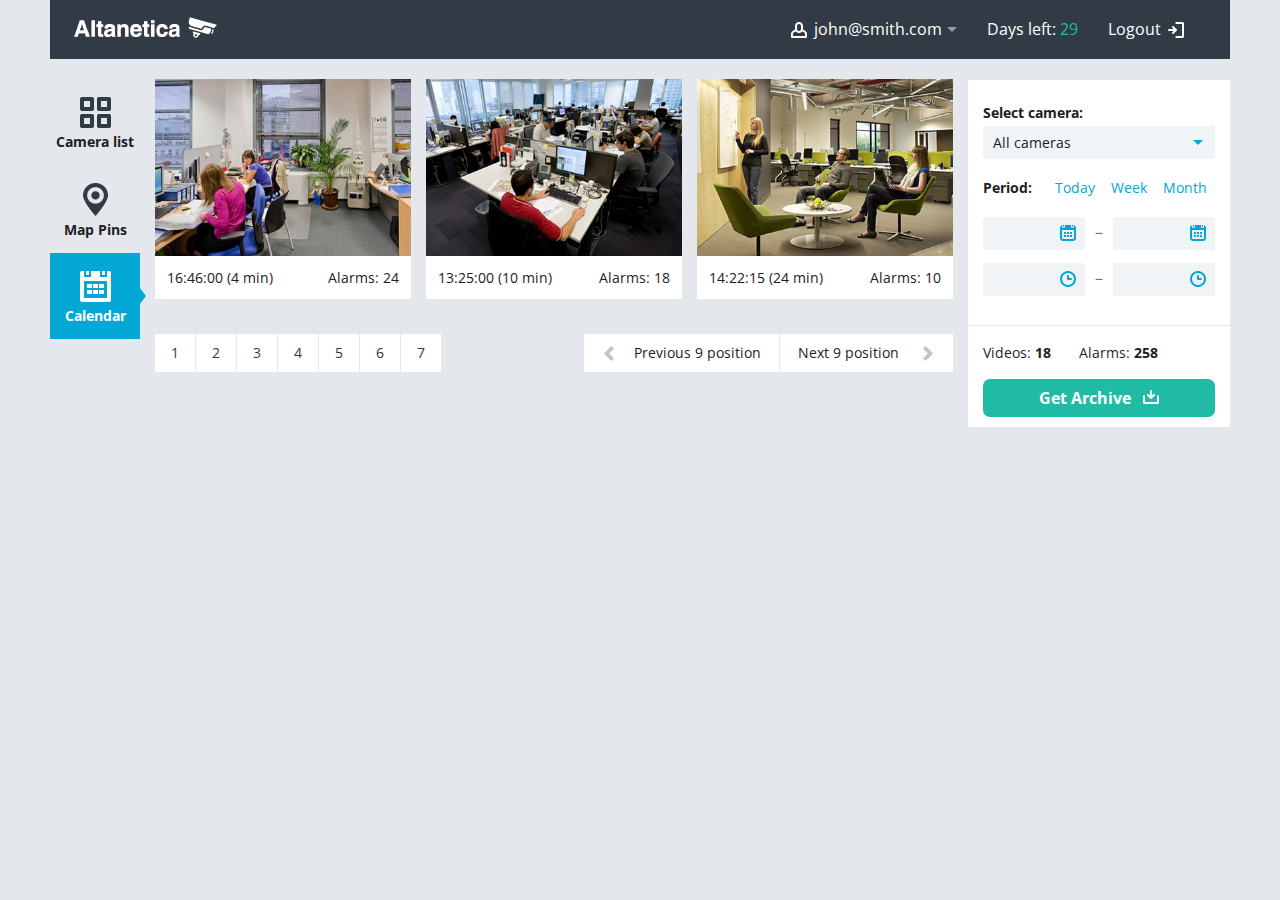
<file: home/pi/flask_test/flask_test1/pyduino_webapi/templates/libs/timepicker/test/visuals/i43/calendar.html>
<!DOCTYPE html>
<html class="no-js">
    <head>
        <!--<base href="http://kudesnik.name/portfolio/altanetica/calendar.html">-->

        <meta charset="utf-8">
        <meta http-equiv="X-UA-Compatible" content="IE=edge,chrome=1">
        <title></title>
        <meta name="description" content="">
        <meta name="viewport" content="width=device-width">

        <link href='//fonts.googleapis.com/css?family=Open+Sans:400,700,400italic&subset=latin,cyrillic-ext' rel='stylesheet' type='text/css'>
        <link rel="stylesheet" href="css/normalize.min.css">
        <link rel="stylesheet" href="css/main.css">


        <script src="js/vendor/modernizr-2.6.2-respond-1.1.0.min.js"></script>
        <!--[if lt IE 9]>
            <link rel="stylesheet" href="css/ie.css">
        <![endif]-->
    </head>
    <body>

        <div class="wrapper">

            <header class="header">
                <div class="logo"><a href=""><img src="img/logo.png" alt="" class="logo__img"></a></div>
                <!-- <div class="logo"><span><img src="img/logo.png" alt="" class="logo__img"></span></div> -->

                <nav class="header__menu">
                    <ul class="top-menu clearfix">
                        <li class="top-menu__item"><a href="" class="link link_type-wrapper link_top-menu"><img src="img/ico-user.png" alt="" class="ico"><span class="link__inner-span">john@smith.com</span></a>
                        <ul class="top-menu__sub">
                            <li class="top-menu__sub-item">
                                <a href="" class="top-menu__sub-item-link">Title title</a>
                            </li>
                            <li class="top-menu__sub-item">
                                <a href="" class="top-menu__sub-item-link">Title title</a>
                            </li>
                            <li class="top-menu__sub-item">
                                <a href="" class="top-menu__sub-item-link">Title title</a>
                            </li>
                        </ul>

                        </li>
                        <li class="top-menu__item"><a href="" class="link link_type-wrapper link_top-menu">Days left: <b class="days">29</b></a></li>
                        <li class="top-menu__item"><a href="" class="link link_type-wrapper link_top-menu"><span class="link__inner-span">Logout</span><img src="img/ico-logout.png" alt="" class="ico ico_right"></a></li>
                    </ul>
                </nav>
            </header>

            <aside class="left-sidebar">
                <nav class="left-menu">
                    <a href="" class="left-menu__link">
                        <i class="left-menu__ico left-menu__ico_camera-list"></i>
                        <span class="link__inner-span">Camera list</span>
                    </a>
                    <a href="" class="left-menu__link">
                        <i class="left-menu__ico left-menu__ico_map-pins"></i>
                        <span class="link__inner-span">Map Pins</span>
                    </a>
                    <a href="" class="left-menu__link left-menu__link_current">
                        <i class="left-menu__ico left-menu__ico_calendar"></i>
                        <span class="link__inner-span">Calendar</span>
                    </a>
                </nav>
            </aside><!-- /.left-sidebar-->

            <div class="content">
                <div class="middle">

                    <div class="container">
                        <div class="container__inner">
                            <div class="calendar-list">
                                <div class="calendar-list__item">
                                    <div class="calendar-list__img">
                                        <a href="" class="calendar-list__link"><img src="uploads/calendar-1.jpg" alt=""></a>
                                        <a href="" class="btn btn_calendar-list"><span class="link__inner-span">Download</span><i class="link__ico"></i></a>
                                    </div>
                                    <div class="calendar-list__info">
                                        <div class="calendar-list__time">16:46:00 (4 min)</div>
                                        <div class="calendar-list__alarm">Alarms: 24</div>
                                    </div>
                                </div>
                                <div class="calendar-list__item">
                                    <div class="calendar-list__img">
                                        <a href="" class="calendar-list__link"><img src="uploads/calendar-2.jpg" alt=""></a>
                                        <a href="" class="btn btn_calendar-list"><span class="link__inner-span">Download</span><i class="link__ico"></i></a>
                                    </div>
                                    <div class="calendar-list__info">
                                        <div class="calendar-list__time">13:25:00 (10 min)</div>
                                        <div class="calendar-list__alarm">Alarms: 18</div>
                                    </div>
                                </div>
                                <div class="calendar-list__item">
                                    <div class="calendar-list__img">
                                        <a href="" class="calendar-list__link"><img src="uploads/calendar-3.jpg" alt=""></a>
                                        <a href="" class="btn btn_calendar-list"><span class="link__inner-span">Download</span><i class="link__ico"></i></a>
                                    </div>
                                    <div class="calendar-list__info">
                                        <div class="calendar-list__time">14:22:15 (24 min)</div>
                                        <div class="calendar-list__alarm">Alarms: 10</div>
                                    </div>
                                </div>
                                <!--<div class="calendar-list__item">
                                    <div class="calendar-list__img">
                                        <a href="" class="calendar-list__link"><img src="uploads/calendar-2.jpg" alt=""></a>
                                        <a href="" class="btn btn_calendar-list"><span class="link__inner-span">Download</span><i class="link__ico"></i></a>
                                    </div>
                                    <div class="calendar-list__info">
                                        <div class="calendar-list__time">16:46:00 (4 min)</div>
                                        <div class="calendar-list__alarm">Alarms: 24</div>
                                    </div>
                                </div>
                                <div class="calendar-list__item">
                                    <div class="calendar-list__img">
                                        <a href="" class="calendar-list__link"><img src="uploads/calendar-3.jpg" alt=""></a>
                                        <a href="" class="btn btn_calendar-list"><span class="link__inner-span">Download</span><i class="link__ico"></i></a>
                                    </div>
                                    <div class="calendar-list__info">
                                        <div class="calendar-list__time">13:25:00 (10 min)</div>
                                        <div class="calendar-list__alarm">Alarms: 18</div>
                                    </div>
                                </div>
                                <div class="calendar-list__item">
                                    <div class="calendar-list__img">
                                        <a href="" class="calendar-list__link"><img src="uploads/calendar-2.jpg" alt=""></a>
                                        <a href="" class="btn btn_calendar-list"><span class="link__inner-span">Download</span><i class="link__ico"></i></a>
                                    </div>
                                    <div class="calendar-list__info">
                                        <div class="calendar-list__time">14:22:15 (24 min)</div>
                                        <div class="calendar-list__alarm">Alarms: 10</div>
                                    </div>
                                </div>
                                <div class="calendar-list__item">
                                    <div class="calendar-list__img">
                                        <a href="" class="calendar-list__link"><img src="uploads/calendar-1.jpg" alt=""></a>
                                        <a href="" class="btn btn_calendar-list"><span class="link__inner-span">Download</span><i class="link__ico"></i></a>
                                    </div>
                                    <div class="calendar-list__info">
                                        <div class="calendar-list__time">16:46:00 (4 min)</div>
                                        <div class="calendar-list__alarm">Alarms: 24</div>
                                    </div>
                                </div>
                                <div class="calendar-list__item">
                                    <div class="calendar-list__img">
                                        <a href="" class="calendar-list__link"><img src="uploads/calendar-2.jpg" alt=""></a>
                                        <a href="" class="btn btn_calendar-list"><span class="link__inner-span">Download</span><i class="link__ico"></i></a>
                                    </div>
                                    <div class="calendar-list__info">
                                        <div class="calendar-list__time">13:25:00 (10 min)</div>
                                        <div class="calendar-list__alarm">Alarms: 18</div>
                                    </div>
                                </div>
                                <div class="calendar-list__item">
                                    <div class="calendar-list__img">
                                        <a href="" class="calendar-list__link"><img src="uploads/calendar-3.jpg" alt=""></a>
                                        <a href="" class="btn btn_calendar-list"><span class="link__inner-span">Download</span><i class="link__ico"></i></a>
                                    </div>
                                    <div class="calendar-list__info">
                                        <div class="calendar-list__time">14:22:15 (24 min)</div>
                                        <div class="calendar-list__alarm">Alarms: 10</div>
                                    </div>
                                </div>-->
                            </div>

                            <div class="pagination">
                                <div class="pagination__control clearfix">
                                    <a href="" class="link link_pagination link_prev"><i class="link__ico"></i><span class="link__inner-span">Previous 9 position </span></a><a href="" class="link link_pagination link_next"><span class="link__inner-span">Next 9 position </span><i class="link__ico"></i></a>
                                </div>
                                <ul class="clearfix">
                                    <li><a href="">1</a></li>
                                    <li><a href="">2</a></li>
                                    <li><a href="">3</a></li>
                                    <li class="pagination__current"><a href="">4</a></li>
                                    <li><a href="">5</a></li>
                                    <li><a href="">6</a></li>
                                    <li><a href="">7</a></li>
                                </ul>
                            </div>

                        </div><!-- /.container__inner -->
                    </div><!-- /.container-->

                    <aside class="right-sidebar">
                        <!--<div id="datepicker"></div>-->
                        <div class="archive archive_border">
                            <div class="archive__title">Select camera:</div>
                            <form action="">
                                <select name="" id="" class="select">
                                    <option value="">All cameras</option>
                                    <option value="">Сamera №23</option>
                                    <option value="">Сamera office work №21</option>
                                    <option value="">Сamera home №1</option>
                                </select>

                                <div class="period clearfix">
                                    <ul class="radio-list">
                                        <li class="radio-list__item"><span class="radio-list__input-wrap"><input type="radio" name="period" id="" value="1" class="radio-list__input">Today</span></li>
                                         <li class="radio-list__item"><span class="radio-list__input-wrap"><input type="radio" name="period" id="" value="2" class="radio-list__input">Week</span></li>
                                         <li class="radio-list__item"><span class="radio-list__input-wrap"><input type="radio" name="period" id="" value="3" class="radio-list__input">Month</span></li>
                                    </ul>
                                    <div class="archive__title">Period:</div>
                                </div>

                                <div class="archive__row">
                                    <input type="text" class="datepicker"><span class="archive__separator">&ndash;</span><input type="text" class="datepicker">
                                </div>
                                <div class="archive__row">
                                    <input type="text" class="timepicker"><span class="archive__separator">&ndash;</span><input type="text" class="timepicker">
                                </div>
                            </form>
                        </div>
                        <div class="archive">
                            <div class="archive__row">
                                <div class="archive__data">Videos: <b>18</b></div><div class="archive__data">Alarms: <b>258</b></div>
                            </div>
                            <a href="" class="btn btn_big btn_download btn_center"><span class="link__inner-span">Get Archive</span><i class="link__ico"></i></a>
                        </div>

                    </aside><!-- /.right-sidebar -->

                </div><!-- /.middle-->
            </div>

        </div>
        <!-- /.wrapper -->
<!--
        <script src="//ajax.googleapis.com/ajax/libs/jquery/1.10.1/jquery.min.js"></script>
        <script>window.jQuery || document.write('<script src="js/vendor/jquery-1.10.1.min.js"><\/script>')</script>

        <script src="js/plugins.js"></script>
        <script src="js/main.js"></script>
         -->
        <script src="js/vendor/jquery-1.10.1.min.js"></script>
        <script src="js/vendor/jquery-ui-1.10.4.custom.min.js"></script>
        <link rel="stylesheet" href="css/custom-theme/jquery-ui-1.10.4.custom.css">

        <script src="js/hoverIntent.js"></script>
        <script src="js/superfish.js"></script>

        <script src="js/jquery.formstyler.min.js"></script>
        <link rel="stylesheet" href="css/jquery.formstyler.css">

        <script src="../../../jquery.timepicker.js"></script>
        <link rel="stylesheet" href="../../../jquery.timepicker.css">

        <script src="js/main.js"></script>
        <script>
            jQuery(document).ready(function(){
                $( '#datepicker, .datepicker' ).datepicker({dateFormat: 'dd.mm.y'});
                $('.select').styler();
                $('input.timepicker').timepicker({ timeFormat: 'HH:00' });

                $('.radio-list__input-wrap').mousedown(function(){
                          changeCheck($(this));
                        });
                      $('.radio-list__input-wrap').each(function(){
                          changeCheckStart($(this));
                        });


                    function changeCheck(el){
                      var el=el, input=el.find('input').eq(0);
                      if(!input.attr('checked')){
                        $('.radio-list__input-wrap').each(function(){
                          cInput = $(this).find('input').eq(0);

                          if(cInput.attr('name') == input.attr('name')){
                            $(this).removeClass('radio-list__item_active');
                            cInput.attr("checked", false);
                          }
                        });
                        el.addClass('radio-list__item_active');
                        input.attr("checked", true);
                      }
                      return true;
                    }
                    function changeCheckStart(el){
                      var el=el,input=el.find('input').eq(0);
                      if(input.attr('checked')){
                        el.addClass('active');
                      }
                      return true;
                    }
            });

        </script>
        <!--[if lt IE 9]>
            <script src="js/ie.js"></script>
        <![endif]-->
<!--//<![CDATA[
//]]>-->
    </body>
</html>
</file>
<file: home/pi/flask_test/flask_test1/pyduino_webapi/templates/libs/jquery-timepicker-master/lib/site.css>
body {
    background: #f0f0f0;
    color: #444;
    font-family: helvetica, arial, sans-serif;
    font-size: 15px;
    line-height: 1.3;
    margin: 0;
    padding: 0;
}

header,
section,
footer {
    padding: 20px;
}

header,
footer {
    background: #d4d4d4;
    color: #666;
    position: relative;
}

header h1 {
    margin: 0;
    padding: 0;
}

header h1 a {
    font-family: Lucida Sans Unicode, Lucida Grande, sans-serif;
    font-size: 60px;
    font-weight: 200;
    text-decoration: none;
}

header p {
    font-size: 23px;
}

#header-links {
    margin: 0;
    padding: 0;
    list-style: none;
    position: absolute;
    right: 20px;
    top: 30px;
    text-align: right;
}

#header-links a {
    color: #888;
}

#header-links a:hover {
    color: #06c;
}

h2 {
    color: #444;
    font-size: 35px;
    font-weight: normal;
    margin: 0;
    line-height: 1.1
}

p {
    margin: 20px 0 0 0;
}

p:first-child {
    margin-top: 0;
}

input {
    font-size: 13px;
    -webkit-border-radius: 3px;
    -moz-border-radius: 5px;
    border-radius: 5px;
    padding: 3px;
    background: #fff;
    border: 1px solid #aac;
}

input.time {
    width: 80px;
}

input.date {
    width: 90px;
}

a {
    color: #06c;
    text-decoration: none;
}

a:hover {
    text-decoration: underline;
}

image {
    border: 0;
}

.body-text {
    width: 700px;
}

#examples article {
    padding-top: 100px;
    clear: both;
}

#examples article:first-child {
    padding-top: 0;
}

#examples .demo {
    width: 450px;
    float: left;
}

#examples .code {
    font-size: 12px;
    margin: 0 0 0 470px;
}

footer {
    font-size: 12px;
}

/**
 * Blackboard theme
 *
 * Adapted from Domenico Carbotta's TextMate theme of the same name
 *
 * @author Domenico Carbotta
 * @author Craig Campbell
 * @version 1.0.2
 */
pre {
    background: #0B1022;
    word-wrap: break-word;
    margin: 0px;
    padding: 0px;
    padding: 10px;
    color: #fff;
    font-size: 14px;
    margin-bottom: 20px;
}

pre, code {
    font-family: 'Monaco', courier, monospace;
}

pre .comment {
    color: #727272;
}

pre .constant {
    color: #D8FA3C;
}

pre .storage {
    color: #FBDE2D;
}

pre .string, pre .comment.docstring {
    color: #61CE3C;
}

pre .string.regexp, pre .support.tag.script, pre .support.tag.style {
    color: #fff;
}

pre .keyword, pre .selector {
    color: #FBDE2D;
}

pre .inherited-class {
    font-style: italic;
}

pre .entity {
    color: #FF6400;
}

pre .support, *[data-language="c"] .function.call {
    color: #8DA6CE;
}

pre .variable.global, pre .variable.class, pre .variable.instance {
    color: #FF6400;
}
</file>
<file: home/pi/flask_test/flask_test1/pyduino_webapi/templates/libs/evothings/easyble/out/styles/prettify-tomorrow.css>
/* Tomorrow Theme */
/* Original theme - https://github.com/chriskempson/tomorrow-theme */
/* Pretty printing styles. Used with prettify.js. */
/* SPAN elements with the classes below are added by prettyprint. */
/* plain text */
.pln {
  color: #4d4d4c; }

@media screen {
  /* string content */
  .str {
    color: #718c00; }

  /* a keyword */
  .kwd {
    color: #8959a8; }

  /* a comment */
  .com {
    color: #8e908c; }

  /* a type name */
  .typ {
    color: #4271ae; }

  /* a literal value */
  .lit {
    color: #f5871f; }

  /* punctuation */
  .pun {
    color: #4d4d4c; }

  /* lisp open bracket */
  .opn {
    color: #4d4d4c; }

  /* lisp close bracket */
  .clo {
    color: #4d4d4c; }

  /* a markup tag name */
  .tag {
    color: #c82829; }

  /* a markup attribute name */
  .atn {
    color: #f5871f; }

  /* a markup attribute value */
  .atv {
    color: #3e999f; }

  /* a declaration */
  .dec {
    color: #f5871f; }

  /* a variable name */
  .var {
    color: #c82829; }

  /* a function name */
  .fun {
    color: #4271ae; } }
/* Use higher contrast and text-weight for printable form. */
@media print, projection {
  .str {
    color: #060; }

  .kwd {
    color: #006;
    font-weight: bold; }

  .com {
    color: #600;
    font-style: italic; }

  .typ {
    color: #404;
    font-weight: bold; }

  .lit {
    color: #044; }

  .pun, .opn, .clo {
    color: #440; }

  .tag {
    color: #006;
    font-weight: bold; }

  .atn {
    color: #404; }

  .atv {
    color: #060; } }
/* Style */
/*
pre.prettyprint {
  background: white;
  font-family: Consolas, Monaco, 'Andale Mono', monospace;
  font-size: 12px;
  line-height: 1.5;
  border: 1px solid #ccc;
  padding: 10px; }
*/

/* Specify class=linenums on a pre to get line numbering */
ol.linenums {
  margin-top: 0;
  margin-bottom: 0; }

/* IE indents via margin-left */
li.L0,
li.L1,
li.L2,
li.L3,
li.L4,
li.L5,
li.L6,
li.L7,
li.L8,
li.L9 {
  /* */ }

/* Alternate shading for lines */
li.L1,
li.L3,
li.L5,
li.L7,
li.L9 {
  /* */ }
</file>
<file: home/pi/flask_test/flask_test1/pyduino_webapi/templates/libs/evothings/easyble/out/styles/jsdoc-default.css>
@font-face {
    font-family: 'Open Sans';
    font-weight: normal;
    font-style: normal;
    src: url('../fonts/OpenSans-Regular-webfont.eot');
    src:
        local('Open Sans'),
        local('OpenSans'),
        url('../fonts/OpenSans-Regular-webfont.eot?#iefix') format('embedded-opentype'),
        url('../fonts/OpenSans-Regular-webfont.woff') format('woff'),
        url('../fonts/OpenSans-Regular-webfont.svg#open_sansregular') format('svg');
}

@font-face {
    font-family: 'Open Sans Light';
    font-weight: normal;
    font-style: normal;
    src: url('../fonts/OpenSans-Light-webfont.eot');
    src:
        local('Open Sans Light'),
        local('OpenSans Light'),
        url('../fonts/OpenSans-Light-webfont.eot?#iefix') format('embedded-opentype'),
        url('../fonts/OpenSans-Light-webfont.woff') format('woff'),
        url('../fonts/OpenSans-Light-webfont.svg#open_sanslight') format('svg');
}

html
{
    overflow: auto;
    background-color: #fff;
    font-size: 14px;
}

body
{
    font-family: 'Open Sans', sans-serif;
    line-height: 1.5;
    color: #4d4e53;
    background-color: white;
}

a, a:visited, a:active {
    color: #0095dd;
    text-decoration: none;
}

a:hover {
    text-decoration: underline;
}

header
{
    display: block;
    padding: 0px 4px;
}

tt, code, kbd, samp {
    font-family: Consolas, Monaco, 'Andale Mono', monospace;
}

.class-description {
    font-size: 130%;
    line-height: 140%;
    margin-bottom: 1em;
    margin-top: 1em;
}

.class-description:empty {
    margin: 0;
}

#main {
    float: left;
    width: 70%;
}

article dl {
    margin-bottom: 40px;
}

section
{
    display: block;
    background-color: #fff;
    padding: 12px 24px;
    border-bottom: 1px solid #ccc;
    margin-right: 30px;
}

.variation {
    display: none;
}

.signature-attributes {
    font-size: 60%;
    color: #aaa;
    font-style: italic;
    font-weight: lighter;
}

nav
{
    display: block;
    float: right;
    margin-top: 28px;
    width: 30%;
    box-sizing: border-box;
    border-left: 1px solid #ccc;
    padding-left: 16px;
}

nav ul {
    font-family: 'Lucida Grande', 'Lucida Sans Unicode', arial, sans-serif;
    font-size: 100%;
    line-height: 17px;
    padding: 0;
    margin: 0;
    list-style-type: none;
}

nav ul a, nav ul a:visited, nav ul a:active {
    font-family: Consolas, Monaco, 'Andale Mono', monospace;
    line-height: 18px;
    color: #4D4E53;
}

nav h3 {
    margin-top: 12px;
}

nav li {
    margin-top: 6px;
}

footer {
    display: block;
    padding: 6px;
    margin-top: 12px;
    font-style: italic;
    font-size: 90%;
}

h1, h2, h3, h4 {
    font-weight: 200;
    margin: 0;
}

h1
{
    font-family: 'Open Sans Light', sans-serif;
    font-size: 48px;
    letter-spacing: -2px;
    margin: 12px 24px 20px;
}

h2, h3
{
    font-size: 30px;
    font-weight: 700;
    letter-spacing: -1px;
    margin-bottom: 12px;
}

h4
{
    font-size: 18px;
    letter-spacing: -0.33px;
    margin-bottom: 12px;
    color: #4d4e53;
}

h5, .container-overview .subsection-title
{
    font-size: 120%;
    font-weight: bold;
    letter-spacing: -0.01em;
    margin: 8px 0 3px 0;
}

h6
{
    font-size: 100%;
    letter-spacing: -0.01em;
    margin: 6px 0 3px 0;
    font-style: italic;
}

.ancestors { color: #999; }
.ancestors a
{
    color: #999 !important;
    text-decoration: none;
}

.clear
{
    clear: both;
}

.important
{
    font-weight: bold;
    color: #950B02;
}

.yes-def {
    text-indent: -1000px;
}

.type-signature {
    color: #aaa;
}

.name, .signature {
    font-family: Consolas, Monaco, 'Andale Mono', monospace;
}

.details { margin-top: 14px; border-left: 2px solid #DDD; }
.details dt { width: 120px; float: left; padding-left: 10px;  padding-top: 6px; }
.details dd { margin-left: 70px; }
.details ul { margin: 0; }
.details ul { list-style-type: none; }
.details li { margin-left: 30px; padding-top: 6px; }
.details pre.prettyprint { margin: 0 }
.details .object-value { padding-top: 0; }

.description {
    margin-bottom: 1em;
    margin-top: 1em;
}

.code-caption
{
    font-style: italic;
    font-size: 107%;
    margin: 0;
}

.prettyprint
{
    border: 1px solid #ddd;
    width: 80%;
    overflow: auto;
}

.prettyprint.source {
    width: inherit;
}

.prettyprint code
{
    font-size: 100%;
    line-height: 18px;
    display: block;
    padding: 4px 12px;
    margin: 0;
    background-color: #fff;
    color: #4D4E53;
}

.prettyprint code span.line
{
  display: inline-block;
}

.prettyprint.linenums
{
  padding-left: 70px;
  -webkit-user-select: none;
  -moz-user-select: none;
  -ms-user-select: none;
  user-select: none;
}

.prettyprint.linenums ol
{
  padding-left: 0;
}

.prettyprint.linenums li
{
  border-left: 3px #ddd solid;
}

.prettyprint.linenums li.selected,
.prettyprint.linenums li.selected *
{
  background-color: lightyellow;
}

.prettyprint.linenums li *
{
  -webkit-user-select: text;
  -moz-user-select: text;
  -ms-user-select: text;
  user-select: text;
}

.params, .props
{
    border-spacing: 0;
    border: 0;
    border-collapse: collapse;
}

.params .name, .props .name, .name code {
    color: #4D4E53;
    font-family: Consolas, Monaco, 'Andale Mono', monospace;
    font-size: 100%;
}

.params td, .params th, .props td, .props th
{
    border: 1px solid #ddd;
    margin: 0px;
    text-align: left;
    vertical-align: top;
    padding: 4px 6px;
    display: table-cell;
}

.params thead tr, .props thead tr
{
    background-color: #ddd;
    font-weight: bold;
}

.params .params thead tr, .props .props thead tr
{
    background-color: #fff;
    font-weight: bold;
}

.params th, .props th { border-right: 1px solid #aaa; }
.params thead .last, .props thead .last { border-right: 1px solid #ddd; }

.params td.description > p:first-child,
.props td.description > p:first-child
{
    margin-top: 0;
    padding-top: 0;
}

.params td.description > p:last-child,
.props td.description > p:last-child
{
    margin-bottom: 0;
    padding-bottom: 0;
}

.disabled {
    color: #454545;
}
</file>
<file: home/pi/flask_test/flask_test1/pyduino_webapi/templates/libs/timepicker/test/visuals/i43/css/main.css>
/* ==========================================================================
   HTML5 Boilerplate styles - h5bp.com (generated via initializr.com)
   ========================================================================== */

html,
button,
input,
select,
textarea {
    color: #222;
}

body {
    font-size: 1em;
    line-height: 1.4;
}

::-moz-selection {
    background: #b3d4fc;
    text-shadow: none;
}

::selection {
    background: #b3d4fc;
    text-shadow: none;
}

hr {
    display: block;
    height: 1px;
    border: 0;
    border-top: 1px solid #ccc;
    margin: 1em 0;
    padding: 0;
}

img {
    vertical-align: middle;
}

fieldset {
    border: 0;
    margin: 0;
    padding: 0;
}

textarea {
    resize: vertical;
}

body {
    font: 16px/26px 'Open Sans', Helvetica, Helvetica Neue, Arial;
    background: #e4e7ec;
    color: #1f2022;
}
a {
    color: #02a7d6;
}

/* ==========================================================================
   Author's custom styles
   ========================================================================== */

.wrapper {
    position: relative;
    margin: auto;
    padding: 0 20px;
    max-width: 1180px;
    min-width: 960px;
}

    .content {
        position: relative;
        overflow: hidden;
        max-width: 1180px;
        margin: 0 0 20px;
    }
        .middle {
            max-width: 1180px;
            border-right: 262px solid #fff;
            position: relative;
            -webkit-box-sizing: border-box;
            -moz-box-sizing: border-box;
            box-sizing: border-box;
        }
            .middle:after {
                display: table;
                clear: both;
                content: '';
            }
            .container {
                width: 100%;
                float: left;
                overflow: hidden;
                margin-right: -100%;
            }
                .container__inner {
                    padding: 0 15px 0 0;

                }
            .right-sidebar {
                float: right;
                margin-right: -262px;
                width: 262px;
                position: relative;
                background: #fff;
            }

        .content_liquid .middle {
            width: 100%;
            display: table;
            border: none;
            min-height: 670px;
            border-collapse: collapse;
            border-spacing: 0;
        }
            .content_liquid .container,
            .content_liquid .right-sidebar {
                margin: 0;
                display: table-cell;
                width: 57%;
                float: none;
                vertical-align: top;
            }
            .content_liquid .container {
                width: 57%;
                background: #fff;
            }
                .content_liquid .container__inner {
                    padding: 0;
                }
                
            .content_liquid .right-sidebar {
                width: 43%;
            }


    .header {
        position: relative;
        margin: 0 0 20px;
        height: 59px;
        background: #323a45;
    }
        .logo {
            margin: 17px 0 0 24px;
            float: left;
        }

            .logo__img {
                vertical-align: top;
            }

        .header__menu {
            position: relative;
            margin: 0 31px 0 0;
            float: right;
        }
            .top-menu {
                position: relative;
                margin: 0;
                padding: 0;
            }
                .top-menu__item {
                    position: relative;
                    display: block;
                    float: left;
                }
                    .link_top-menu {
                        position: relative;
                        display: block;
                        padding: 16px 15px 17px;
                        color: #fff;
                    }

                    .link_top-menu:hover, .sfHover {
                        background: #0a95bf;
                    }
                    .sf-js-enabled .link_top-menu:hover {
                        /*background: none;*/
                    }
                        /*** arrows **/
                        .sf-arrows .sf-with-ul {
                            padding-right: 30px;
                        }
                        /* styling for both css and generated arrows */
                        .sf-arrows .sf-with-ul:after {
                            content: '';
                            position: absolute;
                            top: 50%;
                            right: 15px;
                            margin-top: -3px;
                            height: 0;
                            width: 0;
                            border:  5px solid transparent;
                            border-top-color: #dFeEFF;
                            border-top-color: rgba(255,255,255,.5);
                            
                        }
                        .sf-arrows > li > .sf-with-ul:focus:after,
                        .sf-arrows > li:hover > .sf-with-ul:after,
                        .sf-arrows > .sfHover > .sf-with-ul:after {
                            border-top-color: white; /* IE8 fallback colour */
                        }
                        /* styling for right-facing arrows */
                        .sf-arrows ul .sf-with-ul:after {
                            margin-top: -5px;
                            margin-right: -3px;
                            border-color: transparent;
                            border-left-color: #dFeEFF; /* edit this to suit design (no rgba in IE8) */
                            border-left-color: rgba(255,255,255,.5);
                        }
                        .sf-arrows ul li > .sf-with-ul:focus:after,
                        .sf-arrows ul li:hover > .sf-with-ul:after,
                        .sf-arrows ul .sfHover > .sf-with-ul:after {
                            border-left-color: white;
                        }

                    .top-menu__sub {
                        position: absolute;
                        display: none;
                        left: 0;
                        margin: 0;
                        padding: 0;
                        width: 100%;
                        z-index: 3;
                        background: #0a95bf;
                    }

                        .top-menu__sub-item {
                            display: block;
                            color: #fff;
                            z-index: 3;
                            border-top: 1px solid #35a8ca;
                        }
                            .top-menu__sub-item-link {
                                display: block;
                                padding: 6px 19px 7px;
                                color: #fff;
                                text-decoration: none;
                                
                            }
                            .top-menu__sub-item-link:hover {
                                background: #19a8d3;
                            }
                .days {
                    font-weight: normal;
                    color: #1fbba6;
                }

.switch {
    position: relative;
    top: -2px;
    display: inline-block;
    width: 63px;
    border-radius: 13px;
    background-color: #fff;
    background-clip: padding-box;
    vertical-align: middle;
    -webkit-box-shadow: inset 0 0 0 1px #1fbba5;
    -moz-box-shadow: inset 0 0 0 1px #1fbba5;
    box-shadow: inset 0 0 0 1px #1fbba5;
}

    .switch__checkbox {
        position: absolute;
        left: 0;
        top: 0;
        margin: 0;
        width: 100%;
        height: 24px;
        cursor: pointer;
        opacity: 0;
        line-height: 24px;
        border: none;
        
    }
    .switch__btn {
        float: right;
        display: block;
        margin: 1px;
        height: 24px;
        width: 24px;
        border-radius: 12px;
        background-clip: padding-box;
        background-color: #fff;
        box-shadow: 0 3px 1px rgba(0,0,0,.1), 0 0 3px rgba(0,0,0,.04);

    }

    .switch__title {

        vertical-align: top;
        display: inline-block;
        margin: 0 0 0 12px;
        color: #fff;
        font-size: 13px;
    }
    .switch_on {
        background-color: #1fbba5;

    }
    .switch_off {
        
    }
    .switch_off .switch__btn {
        float: left;
        box-shadow: 0 2px 2px rgba(0,0,0,.18), 0 0 3px rgba(0,0,0,.04);

    }

    .switch_off .switch__title {
        float: right;
        color: #7c7c7c;
        margin: 0 12px 0 0;
    }


.left-sidebar {
    position: relative;
    float: left;
    margin: 0 15px 0 0;
    width: 90px;
}
.left-menu__link {
    position: relative;
    display: block;
    padding: 18px 0 10px;
    text-align: center;
    text-decoration: none;
}

    .left-menu__link .link__inner-span {
        font-size: 14px;
        font-weight: bold;
        color: #1f2022;
    }
        .left-menu__link:hover .link__inner-span {
            color: #02a7d6;
        }

    .left-menu__link_current {
        background: #02a7d6;
        color: #fff;
    }
        .left-menu__link_current .link__inner-span,
        .left-menu__link_current:hover .link__inner-span {
            color: #fff;
        }

        .left-menu__link_current:after {
            content: '';
            position: absolute;
            top: 50%;
            right: -6px;
            margin: -8px 0 0;
            width: 0px;
            height: 0px;
            border-style: solid;
            border-width: 8px 0 8px 6px;
            border-color: transparent transparent transparent #02a8d6;
        }

    .left-menu__ico {
        display: block;
        margin: 0 auto;
        width: 31px;
        height: 31px;
        
    }
        .left-menu__ico_camera-list {
            background: url(../img/ico-camera-list.png) 0 0 no-repeat;
        }
        .left-menu__ico_map-pins {
            width: 25px;
            height: 33px;
            background: url(../img/ico-map-pins.png) 0 0 no-repeat;
        }
        .left-menu__ico_calendar {
            background: url(../img/ico-calendar.png) 0 0 no-repeat;
        }
        
        .left-menu__link:hover .left-menu__ico_camera-list,
        .left-menu__link:hover .left-menu__ico_calendar {
            background-position: 0 -32px;
        }
        .left-menu__link_current .left-menu__ico_camera-list,
        .left-menu__link_current:hover .left-menu__ico_camera-list,
        .left-menu__link_current .left-menu__ico_calendar,
        .left-menu__link_current:hover .left-menu__ico_calendar {
            background-position: 0 -64px;
        }
        .left-menu__link:hover .left-menu__ico_map-pins {
            background-position: 0 -34px;
        }
        .left-menu__link_current .left-menu__ico_map-pins,
        .left-menu__link_current:hover .left-menu__ico_map-pins {
            background-position: 0 -68px;
        }

        .left-menu__ico_live {
            width: 32px;
            height: 30px;
            background: url(../img/ico-live.png) 0 0 no-repeat;
        }
        .left-menu__link:hover .left-menu__ico_live {
            background-position: 0 -31px;
        }
        .left-menu__link_current .left-menu__ico_live,
        .left-menu__link_current:hover .left-menu__ico_live {
            background-position: 0 -62px;
        }
        .left-menu__ico_archive {
            width: 26px;
            height: 26px;
            background: url(../img/ico-archive.png) 0 0 no-repeat;
        }
        .left-menu__link:hover .left-menu__ico_archive {
            background-position: 0 -27px;
        }
        .left-menu__link_current .left-menu__ico_archive,
        .left-menu__link_current:hover .left-menu__ico_archive {
            background-position: 0 -54px;
        }


.camera {
    position: relative;
    margin: 0;
}
    .camera__item {
        position: relative;
        margin: 0 0 27px 3.2%;
        float: left;
        width: 48.4%;
        background: #fff;
    }
        .camera__item:nth-of-type(2n+1) {
            margin-left: 0;
        }

        .camera__item-add {
            position: relative;
            display: table;
            height: 395px;
            max-width: 100%;
            width: 100%;
            
        }
            .link_camera {
                display: table-cell;
                width: 100%;

                vertical-align:middle;
                text-align:center;
                font-size: 26px;
                font-weight: bold;
                color: #1fbba6;
                text-decoration: none;
            }
                .link_camera:hover {
                    color: #02a7d6;
                }
            .link__ico_add {
                margin: 0 12px 0 0;
                display: inline-block;
                width: 46px;
                height: 46px;
                background: url(../img/ico-add.png) 0 0 no-repeat;
                vertical-align: middle;
            }
                .link_camera:hover .link__ico_add {
                    background-position: 0 -47px;
                }

            .link_add-small {
                display: inline-block;
                font-size: 18px;
                font-weight: bold;
                text-decoration: none;
                color: #1fbba6;
                
            }
                .link_add-small:hover {
                    color: #02a7d6;
                }
                .link_add-small .link__ico_add {
                    display: inline-block;
                    margin: -4px 10px 0 0;
                    width: 25px;
                    height: 25px;
                    background: url(../img/ico-add-small.png) 0 0 no-repeat;
                    vertical-align: middle;
                }
                    .link_add-small:hover .link__ico_add {
                        background-position: 0 -26px;
                    }
                .map__btn .link_add-small {
                    padding: 16px 28px;
                }

        .camera__item .camera__header {
            height: 49px;
        }
        .camera__header {
            background: #fff;
        }
            .camera__header-inner {
                position: relative;
                margin: 15px 0 15px 5px;
                display: inline-block;
                height: 30px;
                vertical-align: middle;
                

            }
                .camera__header-inner_right {
                    margin: 15px 17px;
                    float: right;
                }
                .camera__desc {
                    margin: 0 2px 0 34px;
                    line-height: 30px;
                }

                .camera__header-inner .btn {
                    vertical-align: top;
                }
            .camera__setting {
                display: block;
                width: 20px;
                height: 20px;
                padding: 14px 15px 15px;
                background: #fff url(../img/ico-setting.png) 15px 14px no-repeat;
                float: right;
            }
                .camera__setting:hover {
                    background-color: #02a7d6;
                    background-position: 15px -7px;
                }
            .camera__item .camera__title {
                line-height: 49px;
                font-size: 18px;
                font-weight: bold;
                color: #000;
            }
            .camera__title {
                display: inline-block;
                vertical-align: top;
                margin: 0 14px;
                font-size: 26px;
                
                line-height: 60px;
                color: #02a7d6;
            }
            .camera_bg-light .camera__title {
                color: #1f2022;
                font-weight: bold;
            }

        .camera__item .camera__body {
            max-height: 346px;
        }
        .camera__body {
            position: relative;
            overflow: hidden;
            max-height: 529px;
        }

            .camera__time {
                position: absolute;
                right: 28px;
                bottom: 12px;
                font-size: 13px;
                color: #000;
            }
                .camera__time_white {
                    color: #fff;
                }
            .camera__video {
                position: relative;
                padding-bottom: 56.25%;
                height: 0;
                overflow: hidden;
            }

                .camera__video iframe,  
                .camera__video object,  
                .camera__video embed {
                    position: absolute;
                    top: 0;
                    left: 0;
                    width: 100%;
                    height: 100%;
                }
            .camera__edit {
                position: relative;
                margin: 40px 80px 0;
            }
                .form__row {
                    margin: 0 0 1em 115px;
                    clear: left;
                }
                    .form__label {
                        position: relative;
                        display: block;
                        float: left;
                        left: -115px;
                        margin: 0 -100px 0.5em 0;
                        padding: 0.15em 0 0;
                        width: 100px;
                        font-weight: bold;
                        font-size: 18px;
                    }
                    .form__input-text {
                        width: 100%;
                        height: 33px;
                        padding: 0 10px 0 10px;
                        border-radius: 3px;
                        color: #191919;
                        font-size: 18px;
                        line-height: 33px;
                        border: none;
                        background: #f0f4f7;
                        -webkit-box-sizing: border-box;
                        -moz-box-sizing: border-box;
                        box-sizing: border-box;
                    }
                        .form__input-text_thin {
                            width: 42px;
                        }
                    .form__label-wrapper {
                        position: relative;
                        display: block;
                        margin: 0 0 12px;
                    }
                        .form__input-checkbox {
                            margin: 4px 0 0;
                            float: left;
                        }
                        .form__label-wrapper .form__checkbox-title {
                            position: relative;
                            overflow: hidden;
                            margin: 0 0 0 35px;
                            display: block;
                            line-height: 22px;
                        }

                .title {
                    margin: 30px 0 0;
                    font-size: 18px;
                    font-weight: bold;
                    color: #1f1f1f;
                }
                
                .user-list {
                    position: relative;
                    margin: 0 0 20px;
                    padding: 0;
                    counter-reset: chapter 0;
                }
                    .user-list__item {
                        position: relative;
                        margin: 0;
                        padding: 10px 0 12px 24px;
                        font-size: 15px;
                        color: #1f1f1f;
                        border-bottom: 1px solid #e4e4e4;
                        list-style: none;
                        counter-increment: chapter;
                        cursor: pointer;
                    }
                        .user-list__item:before{
                            position: absolute;
                            left: 0;
                            width: 24px;
                            margin: 0 2px 0 0px;
                            padding: 0;
                            content: counter(chapter, decimal)'.';
                         }
                        .user-list__name {
                            font-size: 15px;
                            color: #1f1f1f;
                        }
                        .user-list__email {
                            font-size: 13px;
                            line-height: 18px;
                            color: #ababab;
                        }
                        .user-list__btn-group {
                            position: relative;
                            float: right;
                            padding: 14px 0;
                            visibility: hidden;
                        }
                            .user-list__item:hover .user-list__btn-group {
                                visibility: visible;
                            }

                            .link_edit {
                                padding:4px 13px;
                                font-weight: bold;
                                text-decoration: none;
                                color: #02a7d6;
                            }
                                .link_edit:hover {
                                    background: #02a7d6;
                                    color: #fff;
                                    border-radius: 3px;
                                }
                                .link_edit .link__ico {
                                    margin: -3px 4px 0 0;
                                }

                            .link_delete {
                                padding:4px 13px;
                                font-weight: bold;
                                color: #fff;
                                border-radius: 3px;
                                background: #e04e4e;
                                text-decoration: none;
                            }
                                .link_delete:hover {
                                    background: #ea5757;
                                }
                            
                            .camera__add-user {
                                position: relative;
                                margin: 20px 0 40px;
                            } 
                            .camera__btn-group {
                                position: relative;
                                margin: 20px -80px 20px 0;
                            }
                                .camera__btn-group .btn {
                                    margin-right: 11px;
                                }
                .plate {
                    position: relative;
                    padding: 22px 20px 26px;
                    text-align: center;
                }
                    .plate_warning {
                        background: #fff0ed;
                    }
                    .plate__message {
                        
                    }
                        .marker {
                            margin: 0 10px 0 0;
                        }
                        .marker_red {
                            color: #e04e4e;
                        }


        .camera__btn {
            position: relative;
            display: inline-block;
            width: 60px;
            height: 60px;
            vertical-align: top;
            text-align: center;
            background: #fff;
        }
            .camera__btn_bg-light,
            .camera_bg-light {
                background: #f7f9fc;
            }
            .camera_bg-light .camera__. {
                border-right: 1px solid #ffffff;
            }
            .camera__ico {
                position: absolute;
                top: 0;
                right: 0;
                bottom: 0;
                left: 0;
                margin: auto;
                width: 60px;
                height: 60px;
                
            }
                .camera__ico_back {
                    width: 24px;
                    height: 16px;
                    background: url(../img/ico-arrow-left.png) 0 0 no-repeat;
                }
                .camera__ico_setting, .link_edit .link__ico {
                    width: 20px;
                    height: 20px;
                    background: url(../img/ico-setting.png) 0 0 no-repeat;
                }

            .camera__btn:hover {
                background: #02a7d6;
            }
                .camera__btn:hover .camera__ico_back {
                    background-position: 0 -17px;
                }
                .camera__btn:hover .camera__ico_setting, .link_edit:hover .link__ico {
                    background-position: 0 -21px;
                }

.btn {
    display: inline-block;
    font-size: 14px;
    font-weight: bold;
    line-height: 30px;
    padding: 0 14px;
    vertical-align: middle;
    text-align: center;
    white-space: nowrap;
    border-radius: 7px;
    background-clip: padding-box;
    background-color: #1fbba5;
    cursor: pointer;
    color: #fff;
    text-decoration: none;
    -webkit-box-sizing: border-box;
    -moz-box-sizing: border-box;
    box-sizing: border-box;
}
    .btn:hover {
        background: #49cfbd;
    }
    .btn_calendar-list {
        position: absolute;
        top: 9px;
        right: 9px;
        z-index: -1;
        visibility: hidden;
        background: #fff;
        color: #1fbba6;
    }
        .btn_calendar-list:hover {
            background: #02a7d6;
            color: #fff;
        }
        .calendar-list__img:hover .btn_calendar-list {
            visibility: visible;
            z-index: 10;
        }
        .btn_calendar-list .link__ico,
        .btn_download  .link__ico {
            display: inline-block;
            margin: -4px 0 0 4px;
            width: 16px;
            height: 16px;
            background: url(../img/ico-download.png) 0 0 no-repeat;
        }
            .btn_calendar-list:hover .link__ico {
                background-position: 0 -36px;
            }


    .btn_big {
        padding: 0 25px;
        font-size: 16px;
        font-weight: bold;
        line-height: 38px;
        min-width: 120px;
    }
        .btn_download  .link__ico {
            margin-left: 12px;
            background-position: 0 -36px;
        }
    .btn_center {
        padding: 0;
        width: 100%;
    }
    .btn_blue {
        background: #02a7d6;
    }
        .btn_blue:hover {
            background: #30b7dd;
        }

    .btn_link {
        background: none;
        color: #02a7d6;
        font-weight: normal;
        min-width: 0;
    }
        .btn_link:hover {
            background: none;
        }
    .btn-group {
        position: relative;
        margin: 20px 0;
    }
        .btn-group .btn {
            margin-right: 11px;
        }


.timeline {
    position: relative;
    margin: 29px 0 0;
    width: 100%;
    
}
    .timeline__bar {
        position: relative;
        
        margin: 0 27px;
        padding: 0;
        height: 81px;
        border-top: 1px solid #a4a4a5;
        border-bottom: 1px solid #a4a4a5;
        background: #f3f7f7 url(../img/timeline-bg.png) 0 0 repeat-x;
        -webkit-box-shadow: 0 1px 3px rgba(0,0,0,.18);
        -moz-box-shadow: 0 1px 3px rgba(0,0,0,.18);
        box-shadow: 0 1px 3px rgba(0,0,0,.18);
        z-index: 1;
    }
        .timeline__bar_hour {
            margin: -1px 0 0 0;
            padding: 0 39px;
            height: 60px;
            border: none;
            background: none;
            -webkit-box-shadow: none;
            -moz-box-shadow: none;
            box-shadow: none;
            z-index: 2;
        }

        .timeline__scale-wrapper {
            position: relative;
            overflow: hidden;
            margin: -20px 11px 0 0;
            padding: 20px 0 0 12px;
        }

        .timeline__scale {
            position: relative;
            margin: 42px 0 0;
            height: 1px;
            width: 100%;
            background: #686869;
        }
            .timeline__scale_hour {
                margin: 14px 0 0;
                height: 24px;
                background: #fff;
                border-bottom: 1px solid #686869;
            }

            .timeline__minute {
                position: absolute;
                top:-3px;
                display: block;
                width: 1px;
                font-style: normal;
            }
                .timeline__minute_big {
                    top: -11px;
                }
                .timeline__minute:before,
                .timeline__hour:after {
                    content: '';
                    position: absolute;
                    display: block;
                    width: 1px;
                    height: 3px;
                    background: #686869;
                }
                .timeline__minute_big:before {
                    height: 11px;
                }
            .timeline__minute .timeline__number {
                position: absolute;
                top: -24px;
                left: -3px;
                font-size: 12px;
                white-space: nowrap;
            }
            .timeline__hour .timeline__number {
                position: absolute;
                top: 4px;
                left: -16px;
                font-size: 10px;
                white-space: nowrap;
            }

            .timeline__hour {
                position: absolute;
                top:24px;
                display: block;
                width: 1px;
                font-style: normal;
                z-index: 2;
            }
                .timeline__hour:after {
                    height: 3px;
                    background: #6b6c6e;
                }
                .timeline__hour_big:after {
                    height: 6px;
                }
                .timeline__hour:before {
                    content: '';
                    position: absolute;
                    top: -24px;
                    display: block;
                    width: 1px;
                    height: 24px;
                    background: #e4e7ec;
                    z-index: 10;
                }
                .timeline__hour_big:first-child:before,
                .timeline__hour_last:before {
                    content:none;
                }
        .timeline__record-wrapper {
            position: relative;
            padding: 0 12px;
        }
            .timeline__record-wrapper_hour {
                /*position: absolute;*/
                top: -1px;
                width: 720px;
                height: 80px;
                padding: 0;
            }
        .timeline__record {
            position: relative;
            margin: 4px 0 0;
            height: 24px;
            width: 100%;
            z-index: 2;
        }
            .timeline__alarm {
                position: absolute;
                display: block;
                background: #80c9f7;
                height: 100%;
                z-index: 2;
            }
                .timeline__alarm-flag {
                    position: absolute;
                    top: -5px;
                    width: 2px;
                    height: 29px;
                    background: #e04e4e;
                    z-index: 10;
                }
                    .timeline__alarm-flag-link {
                        position: absolute;
                        top: -23px;
                        left: -7px;
                        width: 16px;
                        height: 55px;
                        z-index: 10;
                    }

                    .timeline__alarm-flag-link:before {
                        content: '';
                        position: absolute;
                        top: 17px;
                        left: 5px;
                        width: 6px;
                        height: 6px;
                        border-radius: 3px;
                        background-color: #df4d4d;
                    }
                    .timeline__alarm-flag-link:hover:before {
                        content:none;
                    }
                    .timeline__alarm-flag-link:hover:after {
                        content: '';
                        position: absolute;
                        top: 5px;
                        left: 0;
                        width: 16px;
                        height: 20px;
                        background: url(../img/timeline__alarm-flag.png) 0 0 no-repeat;
                    }

            .timeline__record-current {
                position: relative;
                background: #45b69a url(../img/timeline__record-current-bg.png) 0 0 repeat-x;
                height: 24px;
            }

        .timeline__record-pin {
            position: absolute;
            right: 0;

            vertical-align: top;
            
        }
            .timeline__record-pin-plate {
                position: absolute;
                top: -67px;
                left: -29px;
                padding: 0 5px;
                background: #323a45;
                color: #fff;
                font-size: 12px;
                line-height: 20px;
                vertical-align: top;
                font-style: normal;
            }
                .timeline__record-pin-plate:before {
                    content: '';
                    position: absolute;
                    top: 0;
                    right: 0;
                    bottom: -94px;
                    left: 0;
                    margin: auto;
                    width: 1px;
                    height: 68px;
                    background: #323a45;

                }
                .timeline__record-pin-plate:after {
                    content: '';
                    position: absolute;
                    right: 0;
                    bottom: -4px;
                    left: 0;
                    margin: auto;
                    width: 0px;
                    height: 0px;
                    border-style: solid;
                    border-width: 4px 4.5px 0 4.5px;
                    border-color: #323a45 transparent transparent transparent;
                     -webkit-transform:rotate(360deg)
                }
        .timeline__scroll {
            position: absolute;
            top: -3px;
            width: 63px;
            height: 28px;
            border-top: 1px solid #a9a9a9;
            border-bottom: 1px solid #a9a9a9;
            background: #fff;
            box-shadow: 0 1px 3px rgba(0,0,0,.18);
        }
            .timeline__scroll:before {
                content: '';
                position: absolute;
                top: -12px;
                right: 0;
                left: 0;
                margin: auto;
                width: 17px;
                height: 13px;
                background: url(../img/timeline__scroll-bridge.png) 0 0 no-repeat;
                z-index: 12;
            }
            .timeline__scroll-control {
                position: absolute;
                top: -1px;
                width: 17px;
                height: 28px;
                border: 1px solid #a9a9a9;
                background: #fff;
                z-index: 14;
                background: #f9f9fa url(../img/timeline__scroll-control-bg.png) 0 0 repeat-x;
            }
                .timeline__scroll-control:hover {
                    background: #f0f4f8 url(../img/timeline__scroll-control-bg.png) 0 -28px repeat-x;
                }

            .timeline__scroll-control_left {
                left: -2px;
                border-top-left-radius: 3px;
                border-bottom-left-radius: 3px;
            }
                .timeline__scroll-control_left .timeline__scroll-control-ico,
                .timeline__scroll-control_right .timeline__scroll-control-ico {
                    position: absolute;
                    top: 0;
                    right: 0;
                    left: 0;
                    bottom: 0;
                    margin: auto;
                    width: 6px;
                    height: 11px;
                    background: url(../img/timeline__scroll-control-left.png) 0 0 no-repeat;
                }
                .timeline__scroll-control_right .timeline__scroll-control-ico  {
                    background: url(../img/timeline__scroll-control-right.png) 0 0 no-repeat;
                }
                .timeline__scroll-control_left:hover .timeline__scroll-control-ico,
                .timeline__scroll-control_right:hover .timeline__scroll-control-ico {
                    background-position: 0 -12px;
                }
            .timeline__scroll-control_right {
                right: -2px;
                border-top-right-radius: 3px;
                border-bottom-right-radius: 3px;
            }

        .timeline__control-left,
        .timeline__control-right {
            position: absolute;
            top: 0;
            display: block;
            width: 27px;
            height: 81px;
            border: 1px solid #a4a4a5;
            box-shadow: 0 1px 3px rgba(0,0,0,.18);
            z-index: 10;
            background: #f3f7f7 url(../img/timeline-bg.png) 0 0 repeat-x;
        }
            .timeline__control-left:hover,
            .timeline__control-right:hover {
                background-position: 0 -81px;
            }

        .timeline__control-left {
            left: 0;
            border-top-left-radius: 3px;
            border-bottom-left-radius: 3px;
        }
            .timeline__control-left .timeline__scroll-control-ico,
            .timeline__control-right .timeline__scroll-control-ico {
                position: absolute;
                top: 0;
                right: 0;
                left: 0;
                bottom: 0;
                margin: auto;
                width: 10px;
                height: 15px;
                background: url(../img/ico-arrow-prev.png) 0 0 no-repeat;
            }
            .timeline__control-right .timeline__scroll-control-ico {
                background: url(../img/ico-arrow-next.png) 0 0 no-repeat;
            }
            .timeline__control-left:hover .timeline__scroll-control-ico,
            .timeline__control-right:hover .timeline__scroll-control-ico {
                background-position: 0 -16px;
            }

        .timeline__control-right {
            right: 0;
            border-top-right-radius: 3px;
            border-bottom-right-radius: 3px;
        }


#datepicker {
    margin: 0;
    min-height: 252px;
}
.datepicker {
    position: relative;
    width: 44%;
    height: 33px;
    padding: 0 35px 0 10px;
    border-radius: 3px;
    color: #191919;
    font-size: 14px;
    line-height: 33px;
    border: none;
    cursor: pointer;
    background: #f0f4f7 url(../img/ico-date.png) 90% 8px no-repeat;
    -webkit-box-sizing: border-box;
    -moz-box-sizing: border-box;
    box-sizing: border-box;
    
}
    #ui-datepicker-div {
        box-shadow: 0 2px 13px rgba(0,0,0,.25);
        z-index: 101 !important;
    }
        #ui-datepicker-div .ui-state-hover {
            background: #02a7d6;
            color: #fff;
        }

input.timepicker:focus,
input.datepicker:focus {
    outline: none;
    background-position: 90% -27px;
}

.alarm-mode {
    position: relative;
    margin: 0 0 0 120px;
}

.alarm {
    position: relative;
}
    .alarm__title {
        font-size: 14px;
        margin: 0 0 0 12px;
    }
    .alarm__list {
        position: relative;
        margin: 12px 0;
        padding: 0 0 0 0;
        counter-reset: chapter 0;
    }
        .alarm__list-item {
            position: relative;
            padding: 0 0 0 36px;
            font-size: 14px;
            line-height: 33px;
            list-style: none;
            counter-increment: chapter;
        }
            .alarm__list-item:before{
                display: inline-block;
                width: 20px;
                margin: -1px 2px 0 0px;
                padding: 2px 0;
                content: counter(chapter, decimal)'.';
                text-align: right;
             }
            .alarm__list-item:nth-child(2n+1) {
                background: #f9fbfd;
            }
            .alarm__list-item_current {
                background: #e8f8f6;
            }
            .alarm__time {
                display: inline-block;
                color: #e04e4e;
                text-decoration: none;
                line-height: 33px;
            }
            .alarm__btn {
                display: inline-block;
                width: 16px;
                height: 16px;
                text-decoration: none;
            }
                .alarm__btn_stop,
                .alarm__btn_play {
                    position: absolute;
                    top: 1px;
                    left: 10px;
                    padding: 8px 4px;
                }

                .alarm__btn_stop {
                    background: url(../img/ico-alarm__btn.png) 50% 8px no-repeat;
                }
                .alarm__btn_play {
                    background: url(../img/ico-alarm__btn.png) 50% -26px no-repeat;
                }

            .link_alarm {
                display: inline-block;
                text-decoration: none;
                padding: 0 4px;
            }
                .link_alarm .link__ico {
                    display: inline-block;
                    margin: -2px 0 0 0;
                    width: 16px;
                    height: 16px;
                }
                .link_alarm .link__inner-span {
                    color: #e04e4e;
                }

                .link_ignore {
                    position: absolute;
                    left: 128px;
                }
                    .link_ignore .link__ico {
                        padding: 0 3px 0 0;
                        background: url(../img/ico-ignore.png) 0 0 no-repeat;
                    }

                .link_download {
                    position: absolute;
                    right: 37px;
                }
                    .link_download .link__ico {
                        background: url(../img/ico-download.png) 0 0 no-repeat;
                    }
                    .link_download:hover .link__ico {
                        background-position: 0 -18px;
                    }

.map {
    position: relative;
    overflow: hidden;
}

    .map__btn {
        position: absolute;
        top: 27px;
        right: 34px;
        z-index: 100;
        background: #fff;
    }



.calendar-list {
    position: relative;
    overflow: hidden;
    margin: 0 0 0 -15px;
}
    .calendar-list__item {
        position: relative;
        float: left;
        margin: 0 0 25px 15px;
        width: 256px;
        height: 220px;
        background: #fff;
    }
        .calendar-list__img {
            position: relative;
            overflow: hidden;
            height: 177px;
        }
            .calendar-list__link {
                display: block;
            }
                .calendar-list__link:hover:before,
                .calendar-list__img:hover .calendar-list__link:before{
                    content: '';
                    position: absolute;
                    display: block;
                    width: 100%;
                    height: 100%;
                    background: rgba(39,43,49,.5);
                }
                .calendar-list__link:hover:after,
                .calendar-list__img:hover .calendar-list__link:after {
                    content: '';
                    position: absolute;
                    top: 0;
                    right: 0;
                    bottom: 0;
                    left: 0;
                    margin: auto;
                    display: block;
                    width: 63px;
                    height: 63px;
                    background: url(../img/calendar-list__link.png) 0 0 no-repeat;
                }
            .calendar-list__img img {
                max-width: 100%;
                height: auto;
                min-height: 177px;
            }
        .calendar-list__info {
            position: relative;
            overflow: hidden;
            font-size: 14px;
            line-height: 43px;
        }
            .calendar-list__time {
                margin: 0 0 0 12px;
                float: left;
                
            }
            .calendar-list__alarm {
                margin: 0 12px 0 12px;
                float: right;
            }
/*.pagination*/
.pagination {
    position: relative;
    margin: 10px 0 0;
}
    .pagination ul {
        position: relative;
        margin: 0;
        padding: 0;
    }
        .pagination li {
            display: inline;
            line-height: 24px;
        }
            
            .pagination ul a,.pagination ul span {
                float: left;
                padding: 7px 16px 7px 16px;
                border-left: 1px solid #e4e7ec;
                font-size: 14px;
                color: #323a45;
                background: #fff;
                text-decoration: none;
            }
                .pagination ul a:hover {
                    background: #02a7d6;
                    color: #fff;
                }
                .pagination li:first-child a{
                    border-left: 0;
                }
            .pagination__current ul a, .pagination .pagination__current ul a:hover {
                font-weight: bold;
                cursor: default;
                background: #fff;
                color: #323a45;
            }
    .pagination__control {
        position: relative;
        float: right;
        margin: 0 0 0 40px;
        z-index: 2;
    }
        .link_pagination {
            display: inline-block;
            padding: 6px 0 6px 0;
            color: #1f2022;
            font-size: 14px;
            text-decoration: none;
            background: #fff;
        }
            .link_prev {
                padding-right: 18px;
            }
            .link_next {
                padding-left: 18px;
                border-left: 1px solid #e4e7ec;
            }
            .link_pagination:hover {
                background: #02a7d6;
                color: #fff;
            }

            .link_prev .link__ico,
            .link_next .link__ico {
                margin: -2px 20px 0;
                display: inline-block;
                width: 10px;
                height: 15px;
            }
            .link_prev .link__ico {
                background: url(../img/ico-arrow-prev.png) 0 0 no-repeat;
            }
            .link_next .link__ico {
                background: url(../img/ico-arrow-next.png) 0 0 no-repeat;
            }
            .link_pagination:hover .link__ico {
                background-position: 0 -32px;
            }
/*/.pagination*/

.archive {
    position: relative;
    margin: 0 0 10px;
    padding: 0 15px;
}
    .archive_border {
        padding: 20px 15px 16px;
        border: 1px solid #e7e7e7;
        border-left: 0;
        border-right: 0;
    }
    .archive__separator {
        display: inline-block;
        width: 12%;
        text-align: center;
        color: #737373;
    }
    .archive__row {
        position: relative;
        width: 100%;
        margin: 13px 0;
        clear: both;
    }
    .archive__title {
        margin: 0;
        font-size: 14px;
        font-weight: bold;
        color: #1f2022;
    }
    .archive__data {
        margin: 0 0 0 28px;
        display: inline-block;
        font-size: 14px;
        color: #1f1f1f;
    }
        .archive__data:first-child {
            margin-left: 0;
        }

.select {
    position: relative;
    margin: 0;
    width: 100%;
    border: none;
}
.period {
    position: relative;
    margin: 16px 0;
}
    .radio-list {
        position: relative;
        margin: 0 0 0 0;
        padding: 0;
        float: right;
        list-style: none;
    }
        .radio-list__item {
            position: relative;
            margin: 0 0 0;
            float: left;
            font-size: 14px;
        }

            .radio-list__input-wrap {
                padding: 0 8px;
                display: block;
                cursor: pointer;
                color: #02a7d6;
                text-align: center;
            }
                .radio-list__input-wrap:hover {
                    color: #1fbba6;
                }

                .radio-list__input {
                    display: none;
                }

        .radio-list__item_active {
            background: #01a7d5;
            border-radius: 3px;
            color: #fff;
        }
            .radio-list__item_active:hover {
                color: #fff;
            }

        .radio-list:after {
            top: 0;
            left: auto;
            right: 0;
        }


.overlay {
    position: absolute;
    top: 0;
    right: 0;
    bottom: 0;
    left: 0;
    background: rgba(32,30,25,.5);
    z-index: 101;
}
    .popup {
        position: absolute;
        top: 160px;
        right: 0;
        bottom: 0;
        left: 0;
        margin: auto;
        width: 632px;
        height: auto;
        z-index: 102;
        
    }
        .popup__inner {
            position: relative;
            padding: 63px 63px 43px;
            background: #fff;
        }
    .link_close {
        position: absolute;
        top: 6px;
        right: 6px;
        padding:0 5px;
    }
        .link_close .link__ico {
            width: 17px;
            height: 18px;
            background: url(../img/ico-close.png) 0 0 no-repeat;
        }

.two-col {
    position: relative;
}
    .two-col__item {
        position: relative;
        float: left;
        width: 50%;
        -webkit-box-sizing: border-box;
        -moz-box-sizing: border-box;
        box-sizing: border-box;
    }
        .two-col__item:first-child + .two-col__item {
            padding-left: 20px;
        }

   /* ==========================================================================
   Media Queries
   ========================================================================== */


@media only screen and (max-width: 1240px) {

.calendar-list {
    margin: 0;
}
    .calendar-list__item {
        margin: 0 0 3.2% 3.2%;
        width: 48.4%;
    }
        .calendar-list__item:nth-of-type(2n+1) {
            margin-left: 0;
        }

.pagination__control .link__inner-span {
    display: none;
}
    .link_pagination {
        padding:6px 0;
    }
    .link_prev .link__ico,
    .link_next .link__ico {
        margin: -2px 15px 0;
    }

}

/* ==========================================================================
   jQuery TimePicker
   ========================================================================== */

.timepicker {
    font-size: 14px;
    line-height: 33px;

    -webkit-box-sizing: border-box;
       -moz-box-sizing: border-box;
            box-sizing: border-box;
    width: 44%;
    height: 33px;
    padding: 0 35px 0 10px;

    cursor: pointer;

    color: #191919;
    border: none;
    border-radius: 3px;
    background: #f0f4f7 url(../img/ico-clock.png) 90% 8px no-repeat;
}

body .ui-timepicker:before,
body .ui-timepicker:after {
    position: absolute;
    top: 0;
    left: 0;

    width: 100%;
    height: 12px;

    content: '';
}
body .ui-timepicker:before {
    background: url([data-uri]) 0 0 repeat-x;
}
body .ui-timepicker:after {
    top: auto;
    bottom: 0;

    background: url([data-uri]) 0 0 repeat-x;
}
body .ui-timepicker-standard {
    border: none;
    box-shadow: 0 2px 13px rgba(0,0,0,.25);
}
body .ui-timepicker-standard a {
    border: none;
    padding: .2em 0;
}
body .ui-timepicker-standard .ui-state-hover {
    background-color: transparent;
    border: none;
    color: #02a7d6;
}

/* ==========================================================================
   Helper classes
   ========================================================================== */

.link {

}
    .link_type-wrapper {
        display: inline-block;
        text-decoration: none;
    }
        .link_type-wrapper .ico, .link__ico {
            margin-top: -4px;
            vertical-align: middle;
        }
            .link__ico {
                display: inline-block;
            }
            .link_top-menu .ico {
                margin: -2px 7px 0 0;
            }
            .link_top-menu .ico_right {
                margin: -2px 0 0 7px;
            }


    .link__inner {
        margin-left: 6px;
        line-height: 1.1;
        display: inline-block;
    }


.hidden {
    display: none !important;
    visibility: hidden;
}

.visuallyhidden {
    border: 0;
    clip: rect(0 0 0 0);
    height: 1px;
    margin: -1px;
    overflow: hidden;
    padding: 0;
    position: absolute;
    width: 1px;
}

.visuallyhidden.focusable:active,
.visuallyhidden.focusable:focus {
    clip: auto;
    height: auto;
    margin: 0;
    overflow: visible;
    position: static;
    width: auto;
}

.invisible {
    visibility: hidden;
}

.clearfix:before,
.clearfix:after {
    content: " ";
    display: table;
}

.clearfix:after {
    clear: both;
}

.clearfix {
    *zoom: 1;
}
</file>
